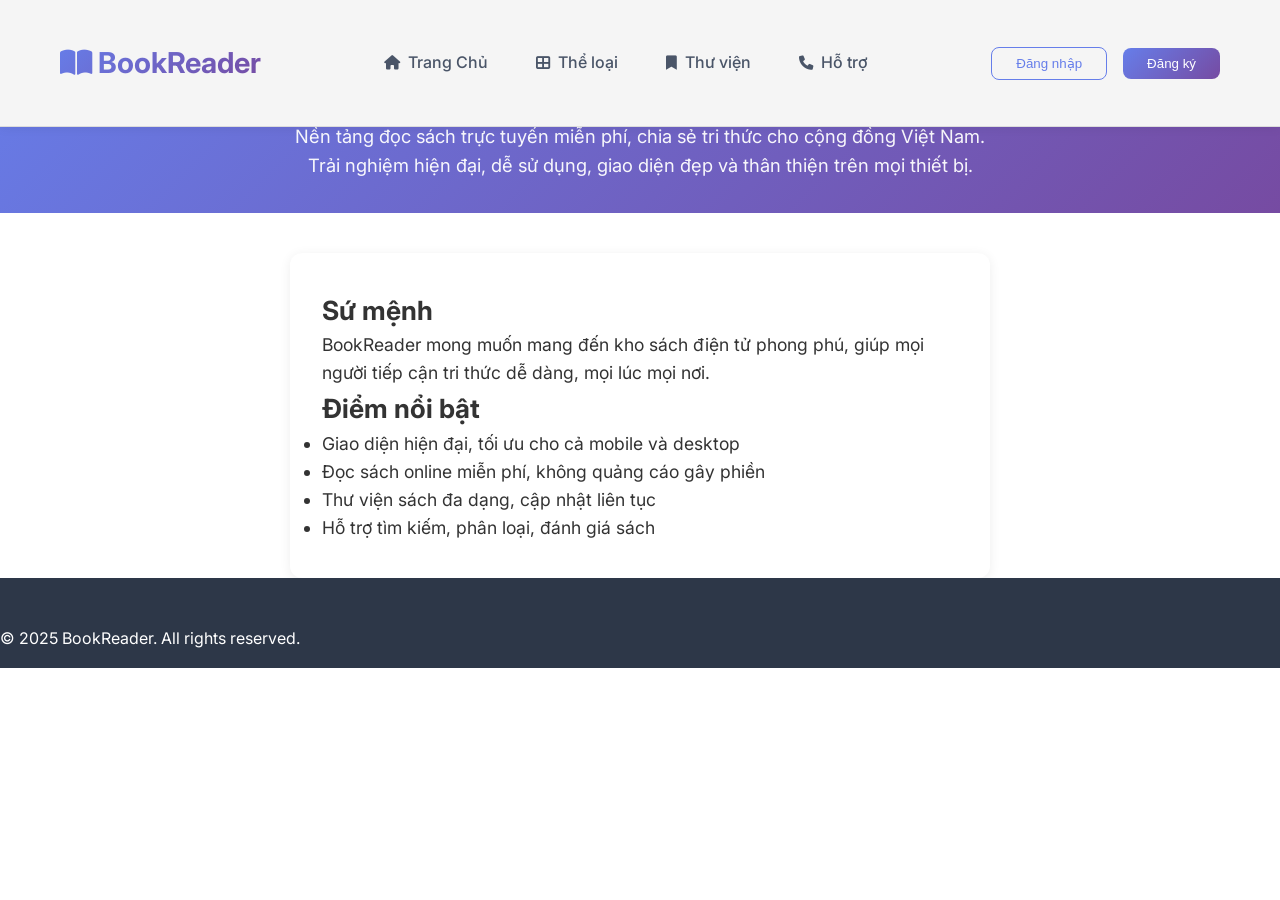
<file: html/about.html>
<!DOCTYPE html>
<html lang="vi">
<head>
    <meta charset="UTF-8">
    <meta name="viewport" content="width=device-width, initial-scale=1.0">
    <title>Giới thiệu - BookReader</title>
    <link rel="stylesheet" href="../css/styles.css">
    <link rel="stylesheet" href="../css/components.css">
    <link rel="stylesheet" href="../css/about.css">
    <link href="https://cdnjs.cloudflare.com/ajax/libs/font-awesome/6.0.0/css/all.min.css" rel="stylesheet">
    <link href="https://fonts.googleapis.com/css2?family=Inter:wght@300;400;500;600;700&display=swap" rel="stylesheet">
    <style>
        .about-banner {
            background: linear-gradient(135deg, #667eea 0%, #764ba2 100%);
            color: #fff;
            padding: 48px 0 32px 0;
            text-align: center;
        }
        .about-banner h1 {
            font-size: 2.5rem;
            font-weight: 700;
            margin-bottom: 10px;
        }
        .about-banner p {
            font-size: 1.15rem;
            opacity: 0.95;
        }
        .about-section {
            max-width: 700px;
            margin: 40px auto 0 auto;
            background: #fff;
            border-radius: 12px;
            box-shadow: 0 2px 12px rgba(0,0,0,0.07);
            padding: 36px 32px;
            color: #333;
        }
        @media (max-width: 700px) {
            .about-banner h1 { font-size: 1.6rem; }
            .about-section { padding: 18px 8px; }
        }
    </style>
</head>
<body>
    <header class="header">
        <nav class="navbar">
            <div class="nav-container">
                <div class="nav-logo">
                    <a href="index.html">
                        <h2><i class="fas fa-book-open"></i> BookReader</h2>
                    </a>
                </div>
                <div class="nav-menu">
                    <a href="index.html" class="nav-link">
                        <i class="fas fa-home"></i> Trang Chủ
                    </a>
                    <a href="book-list.html" class="nav-link">
                        <i class="fas fa-th-large"></i> Thể loại
                    </a>
                    <a href="user-library.html" class="nav-link">
                        <i class="fas fa-bookmark"></i> Thư viện
                    </a>
                    <a href="contact.html" class="nav-link">
                        <i class="fas fa-phone"></i> Hỗ trợ
                    </a>
                </div>
                <div class="nav-auth">
                    <button class="btn-login" data-action="login">Đăng nhập</button>
                    <button class="btn-register" data-action="register">Đăng ký</button>
                </div>
                <div class="mobile-menu-toggle">
                    <i class="fas fa-bars"></i>
                </div>
            </div>
        </nav>
    </header>
    <div class="about-banner">
        <h1>Giới thiệu về BookReader</h1>
        <p>Nền tảng đọc sách trực tuyến miễn phí, chia sẻ tri thức cho cộng đồng Việt Nam.<br>Trải nghiệm hiện đại, dễ sử dụng, giao diện đẹp và thân thiện trên mọi thiết bị.</p>
    </div>
    <main>
        <section class="about-section">
            <h2>Sứ mệnh</h2>
            <p>BookReader mong muốn mang đến kho sách điện tử phong phú, giúp mọi người tiếp cận tri thức dễ dàng, mọi lúc mọi nơi.</p>
            <h2>Điểm nổi bật</h2>
            <ul>
                <li>Giao diện hiện đại, tối ưu cho cả mobile và desktop</li>
                <li>Đọc sách online miễn phí, không quảng cáo gây phiền</li>
                <li>Thư viện sách đa dạng, cập nhật liên tục</li>
                <li>Hỗ trợ tìm kiếm, phân loại, đánh giá sách</li>
            </ul>
        </section>
    </main>
    <footer class="footer">
        <p>&copy; 2025 BookReader. All rights reserved.</p>
    </footer>
</body>
</html>
</file>
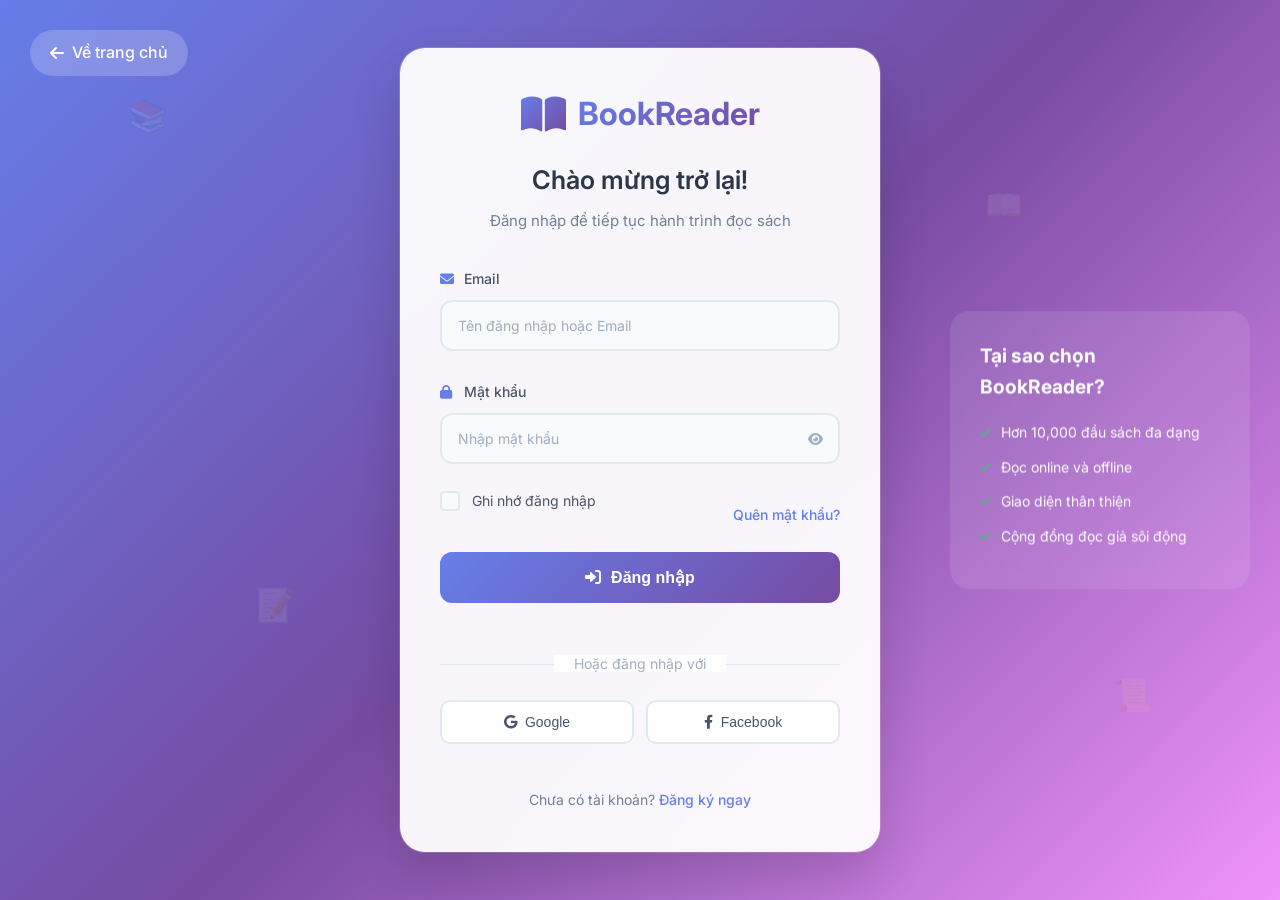
<file: html/admin-books.html>
<!DOCTYPE html>
<html lang="vi">
<head>
    <meta charset="UTF-8">
    <meta name="viewport" content="width=device-width, initial-scale=1.0">
    <title>Quản trị sách | BookReader</title>
    <link rel="stylesheet" href="../css/styles.css">
    <link rel="stylesheet" href="../css/components.css">
    <link rel="stylesheet" href="../css/admin-books.css">
    <link rel="stylesheet" href="../css/admin-books-sections.css">
    <link href="https://cdnjs.cloudflare.com/ajax/libs/font-awesome/6.5.2/css/all.min.css" rel="stylesheet">
    <link href="https://fonts.googleapis.com/css2?family=Inter:wght@400;500;600;700&display=swap" rel="stylesheet">
</head>
<body class="admin-body">
    <!-- Admin Sidebar Navigation -->
    <aside class="admin-sidebar">
        <div class="admin-sidebar__header">
            <a href="index.html" class="admin-logo">
                <i class="fas fa-book-open"></i>
                <span>BookReader Admin</span>
            </a>
        </div>
        <nav class="admin-sidebar__nav">
            <a href="admin-dashboard.html" class="admin-nav-item">
                <i class="fas fa-chart-line"></i>
                <span>Bảng điều khiển</span>
            </a>
            <a href="admin-books.html" class="admin-nav-item active">
                <i class="fas fa-book"></i>
                <span>Quản lý sách</span>
            </a>
            <a href="admin-users.html" class="admin-nav-item">
                <i class="fas fa-users"></i>
                <span>Quản lý người dùng</span>
            </a>
            <a href="admin-categories.html" class="admin-nav-item">
                <i class="fas fa-tags"></i>
                <span>Quản lý thể loại</span>
            </a>
            <a href="admin-authors.html" class="admin-nav-item">
                <i class="fas fa-user-pen"></i>
                <span>Quản lý tác giả</span>
            </a>
            <a href="admin-orders.html" class="admin-nav-item">
                <i class="fas fa-shopping-cart"></i>
                <span>Quản lý đơn hàng</span>
            </a>
            <a href="admin-reviews.html" class="admin-nav-item">
                <i class="fas fa-star"></i>
                <span>Quản lý đánh giá</span>
            </a>
            <div class="admin-nav-divider"></div>
            <a href="index.html" class="admin-nav-item">
                <i class="fas fa-home"></i>
                <span>Về trang chủ</span>
            </a>
            <a href="#" class="admin-nav-item" id="logoutBtn">
                <i class="fas fa-sign-out-alt"></i>
                <span>Đăng xuất</span>
            </a>
        </nav>
    </aside>

    <div class="admin-content-wrapper">
        <header class="admin-header">
            <div class="admin-header__left">
                <button class="admin-sidebar-toggle" id="sidebarToggle">
                    <i class="fas fa-bars"></i>
                </button>
                <div class="admin-breadcrumb">
                    <span>Bảng điều khiển</span>
                    <i class="fas fa-angle-right"></i>
                    <strong>Books Management</strong>
                </div>
            </div>
            <div class="admin-header__right">
                <button class="admin-btn ghost" id="exportBooksBtn">
                    <i class="fas fa-download"></i> Export JSON
                </button>
                <div class="admin-user">
                    <div class="admin-user__avatar">AD</div>
                    <div class="admin-user__info">
                        <strong>Admin</strong>
                        <span>Superuser</span>
                    </div>
                </div>
            </div>
        </header>

        <main class="admin-main">
            <section class="panel form-panel">
                <div class="panel__header">
                    <div>
                        <h2>Thêm / chỉnh sửa sách</h2>
                        <p>Upload file truyện (.doc, .docx, .txt) + bìa PNG/JPG</p>
                    </div>
                    <button class="admin-btn ghost" id="resetFormBtn">
                        <i class="fas fa-rotate"></i> Làm mới
                    </button>
                </div>

                <form id="bookForm" class="book-form">
                    <input type="hidden" id="bookId">
                    
                    <!-- Basic Info Section -->
                    <div class="form-section">
                        <h3 class="form-section__title">📖 Thông tin cơ bản</h3>
                        <div class="form-grid">
                            <label class="form-control">
                                <span>Tiêu đề *</span>
                                <input type="text" id="title" required placeholder="Nhập tên truyện">
                            </label>
                            <label class="form-control">
                                <span>Tác giả *</span>
                                <div style="display:flex;gap:8px;align-items:flex-start">
                                    <div style="flex:1">
                                        <select id="author" required style="width:100%">
                                            <option value="">-- Chọn tác giả --</option>
                                        </select>
                                    </div>
                                    <button type="button" id="btnShowNewAuthor" class="admin-btn tiny primary" title="Thêm tác giả mới">
                                        <i class="fas fa-plus"></i>
                                    </button>
                                </div>
                                <!-- Inline Author Creation Form -->
                                <div id="newAuthorForm" style="display:none;margin-top:12px;padding:12px;background:#f9fafb;border:1px solid #e5e7eb;border-radius:8px;">
                                    <h4 style="margin:0 0 10px 0;font-size:14px">➕ Thêm tác giả mới</h4>
                                    <input type="text" id="newAuthorName" placeholder="Tên tác giả" style="width:100%;margin-bottom:8px;padding:8px;border:1px solid #d1d5db;border-radius:4px" />
                                    <textarea id="newAuthorDesc" placeholder="Mô tả (tuỳ chọn)" rows="2" style="width:100%;margin-bottom:8px;padding:8px;border:1px solid #d1d5db;border-radius:4px;resize:vertical"></textarea>
                                    <div style="margin-bottom:8px">
                                        <label style="display:block;margin-bottom:4px;font-size:12px">Ảnh đại diện (tuỳ chọn)</label>
                                        <input type="file" id="newAuthorImage" accept="image/*" style="font-size:12px" />
                                    </div>
                                    <div style="display:flex;gap:8px;">
                                        <button type="button" id="createAuthorBtn" class="admin-btn primary" style="flex:1">
                                            <i class="fas fa-check"></i> Tạo tác giả
                                        </button>
                                        <button type="button" id="cancelCreateAuthor" class="admin-btn ghost">
                                            <i class="fas fa-times"></i>
                                        </button>
                                    </div>
                                </div>
                            </label>
                        </div>
                    </div>

                    <!-- Description Section -->
                    <div class="form-section">
                        <h3 class="form-section__title">📝 Mô tả</h3>
                        <label class="form-control">
                            <span>Tóm tắt nội dung</span>
                            <textarea id="description" rows="4" placeholder="Viết mô tả chi tiết về sách. Điều này sẽ hiển thị khi người dùng xem chi tiết sách."></textarea>
                        </label>
                    </div>

                    <!-- Category Section -->
                    <div class="form-section">
                        <h3 class="form-section__title">🏷️ Phân loại</h3>
                        <label class="form-control">
                            <span>Thể loại *</span>
                            <div style="display:flex;gap:8px;align-items:flex-start">
                                <div style="flex:1">
                                    <select id="category" required multiple size="5" style="min-height:120px;padding:8px;width:100%">
                                        <option value="">-- Chọn thể loại --</option>
                                    </select>
                                </div>
                                <button type="button" id="btnShowNewCategory" class="admin-btn tiny primary" title="Thêm thể loại mới">
                                    <i class="fas fa-plus"></i>
                                </button>
                            </div>
                            <!-- Inline Category Creation Form -->
                            <div id="newCategoryForm" style="display:none;margin-top:12px;padding:12px;background:#f9fafb;border:1px solid #e5e7eb;border-radius:8px;">
                                <h4 style="margin:0 0 10px 0;font-size:14px">➕ Thêm thể loại mới</h4>
                                <input type="text" id="newCategoryName" placeholder="Tên thể loại" style="width:100%;margin-bottom:8px;padding:8px;border:1px solid #d1d5db;border-radius:4px" />
                                <div style="display:flex;gap:8px;">
                                    <button type="button" id="createCategoryBtn" class="admin-btn primary" style="flex:1">
                                        <i class="fas fa-check"></i> Tạo thể loại
                                    </button>
                                    <button type="button" id="cancelCreateCategory" class="admin-btn ghost">
                                        <i class="fas fa-times"></i>
                                    </button>
                                </div>
                            </div>
                            <small style="color:#6b7280;margin-top:8px;display:block">💡 Giữ Ctrl (Cmd trên Mac) để chọn nhiều thể loại</small>
                        </label>
                    </div>

                    <!-- Files Section -->
                    <div class="form-section">
                        <h3 class="form-section__title">📂 Tải tập tin</h3>
                        <div class="upload-grid">
                            <div class="upload-card">
                                <div class="upload-card__header">
                                    <div>
                                        <h4>📄 File truyện</h4>
                                        <p>.doc, .docx, .txt - tối đa 20MB</p>
                                    </div>
                                    <button type="button" class="admin-btn tiny ghost" id="previewBookFileBtn" title="Xem thông tin file">
                                        <i class="fas fa-info-circle"></i>
                                    </button>
                                </div>
                                <label class="file-drop" for="bookFile">
                                    <input type="file" id="bookFile" accept=".doc,.docx,.txt,.pdf">
                                    <i class="fas fa-file-pdf" style="font-size:32px;color:#dc2626"></i>
                                    <p>Kéo thả hoặc chọn file</p>
                                    <small id="bookFileInfo">Chưa có file</small>
                                </label>
                            </div>

                            <div class="upload-card">
                                <div class="upload-card__header">
                                    <div>
                                        <h4>🖼️ Bìa sách</h4>
                                        <p>PNG, JPG, JPEG - tối đa 5MB</p>
                                    </div>
                                    <button type="button" class="admin-btn tiny ghost" id="previewCoverBtn" title="Xem bìa sách">
                                        <i class="fas fa-eye"></i>
                                    </button>
                                </div>
                                <label class="file-drop" for="coverFile">
                                    <input type="file" id="coverFile" accept=".png,.jpg,.jpeg,.webp">
                                    <i class="fas fa-image" style="font-size:32px;color:#3b82f6"></i>
                                    <p>Kéo thả hoặc chọn ảnh</p>
                                    <small id="coverFileInfo">Chưa có ảnh</small>
                                </label>
                            </div>
                        </div>
                    </div>

                    <!-- Form Actions -->
                    <div class="form-actions">
                        <button type="submit" class="admin-btn primary" id="submitBtn" style="flex:1">
                            <i class="fas fa-plus-circle"></i>
                            <span>Thêm mới</span>
                        </button>
                        <button type="button" class="admin-btn ghost" id="resetFormBtn">
                            <i class="fas fa-rotate-left"></i> Làm mới
                        </button>
                    </div>
                </form>
            </section>

            <section class="panel table-panel">
                <div class="panel__header">
                    <div>
                        <h2>Danh sách sách</h2>
                        <p>Quản lý và theo dõi toàn bộ truyện đã upload</p>
                    </div>
                    <div class="table-actions">
                        <label class="search-input">
                            <i class="fas fa-search"></i>
                            <input type="text" id="searchInput" placeholder="Tìm theo tên, tác giả...">
                        </label>
                        <select id="filterCategory">
                            <option value="">Tất cả thể loại</option>
                        </select>
                    </div>
                </div>

                <div class="table-wrapper">
                    <!-- SỬA: Đặt lại cấu trúc bảng với độ rộng cố định -->
                    <table style="width: 100%; border-collapse: collapse;">
                        <thead>
                            <tr style="text-align: left; border-bottom: 2px solid #eee;">
                                <th style="width: 35%; padding: 12px;">Sách</th>
                                <th style="width: 15%; padding: 12px;">Tác giả</th>
                                <th style="width: 15%; padding: 12px;">Thể loại</th>
                                <th style="width: 15%; padding: 12px;">File</th>
                                <th style="width: 10%; padding: 12px;">Ngày tạo</th>
                                <th style="width: 10%; padding: 12px;">Hành động</th>
                            </tr>
                        </thead>
                        <tbody id="booksTableBody">
                            <tr>
                                <td colspan="6" class="empty-state">
                                    <i class="fas fa-inbox"></i>
                                    <p>Chưa có dữ liệu</p>
                                </td>
                            </tr>
                        </tbody>
                    </table>
                </div>
            </section>

            <aside class="panel preview-panel" id="metadataPanel">
                <div class="panel__header">
                    <div>
                        <h2>Preview metadata</h2>
                        <p>Chi tiết file được chọn</p>
                    </div>
                    <button class="admin-btn tiny ghost" id="clearPreviewBtn">
                        <i class="fas fa-times"></i>
                    </button>
                </div>
                <div class="metadata-content" id="metadataContent">
                    <div class="metadata-empty">
                        <i class="fas fa-magnifying-glass"></i>
                        <p>Chọn sách hoặc file để xem metadata</p>
                    </div>
                </div>
            </aside>
        </main>
    </div>

    <div class="toast" id="toast"></div>

    <!-- SỬA: Template khớp hoàn toàn với bảng -->
    <template id="bookRowTemplate">
        <tr style="border-bottom: 1px solid #f0f0f0;">
            <!-- Cột 1: Sách -->
            <td style="padding: 12px;">
                <div style="display: flex; align-items: center; gap: 12px;">
                    <img src="" alt="" class="book-cover" 
                         style="width: 45px; height: 65px; object-fit: cover; border-radius: 4px; border: 1px solid #ddd;">
                    <div>
                        <strong class="book-title" style="display: block; font-size: 14px; color: #333;">Title</strong>
                        <p class="book-description" style="font-size: 12px; color: #666; margin: 0; max-width: 200px; white-space: nowrap; overflow: hidden; text-overflow: ellipsis;">Desc</p>
                    </div>
                </div>
            </td>
            
            <!-- Cột 2: Tác giả -->
            <td style="padding: 12px;">
                <span class="book-author" style="font-weight: 500; color: #2563eb;">Author</span>
            </td>
            
            <!-- Cột 3: Thể loại -->
            <td style="padding: 12px;">
                <span class="category-chip" style="background: #f3f4f6; padding: 4px 8px; border-radius: 12px; font-size: 12px; display: inline-block;">Category</span>
            </td>
            
            <!-- Cột 4: File -->
            <td style="padding: 12px;">
                <a href="#" target="_blank" class="book-file" style="font-size: 12px; color: #2563eb; text-decoration: underline;">filename</a>
            </td>
            
            <!-- Cột 5: Ngày tạo -->
            <td style="padding: 12px;">
                <span class="book-created" style="font-size: 13px;">Date</span>
            </td>
            
            <!-- Cột 6: Nút bấm -->
            <td style="padding: 12px;">
                <div style="display: flex; gap: 8px;">
                    <button class="icon-btn preview" data-action="preview" title="Xem" style="background:none; border:none; cursor:pointer; color:#6b7280;"><i class="fas fa-eye"></i></button>
                    <button class="icon-btn edit" data-action="edit" title="Sửa" style="background:none; border:none; cursor:pointer; color:#2563eb;"><i class="fas fa-pen"></i></button>
                    <button class="icon-btn delete" data-action="delete" title="Xóa" style="background:none; border:none; cursor:pointer; color:#dc2626;"><i class="fas fa-trash"></i></button>
                </div>
            </td>
        </tr>
    </template>

    <script type="module" src="../js/utils.js"></script>
<script type="module" src="../js/api.js"></script>
<!-- Admin books cũng nên để module để đảm bảo nó chạy SAU khi api.js tải xong -->
<script type="module" src="../js/admin-books.js"></script>
</body>
</html>
</file>
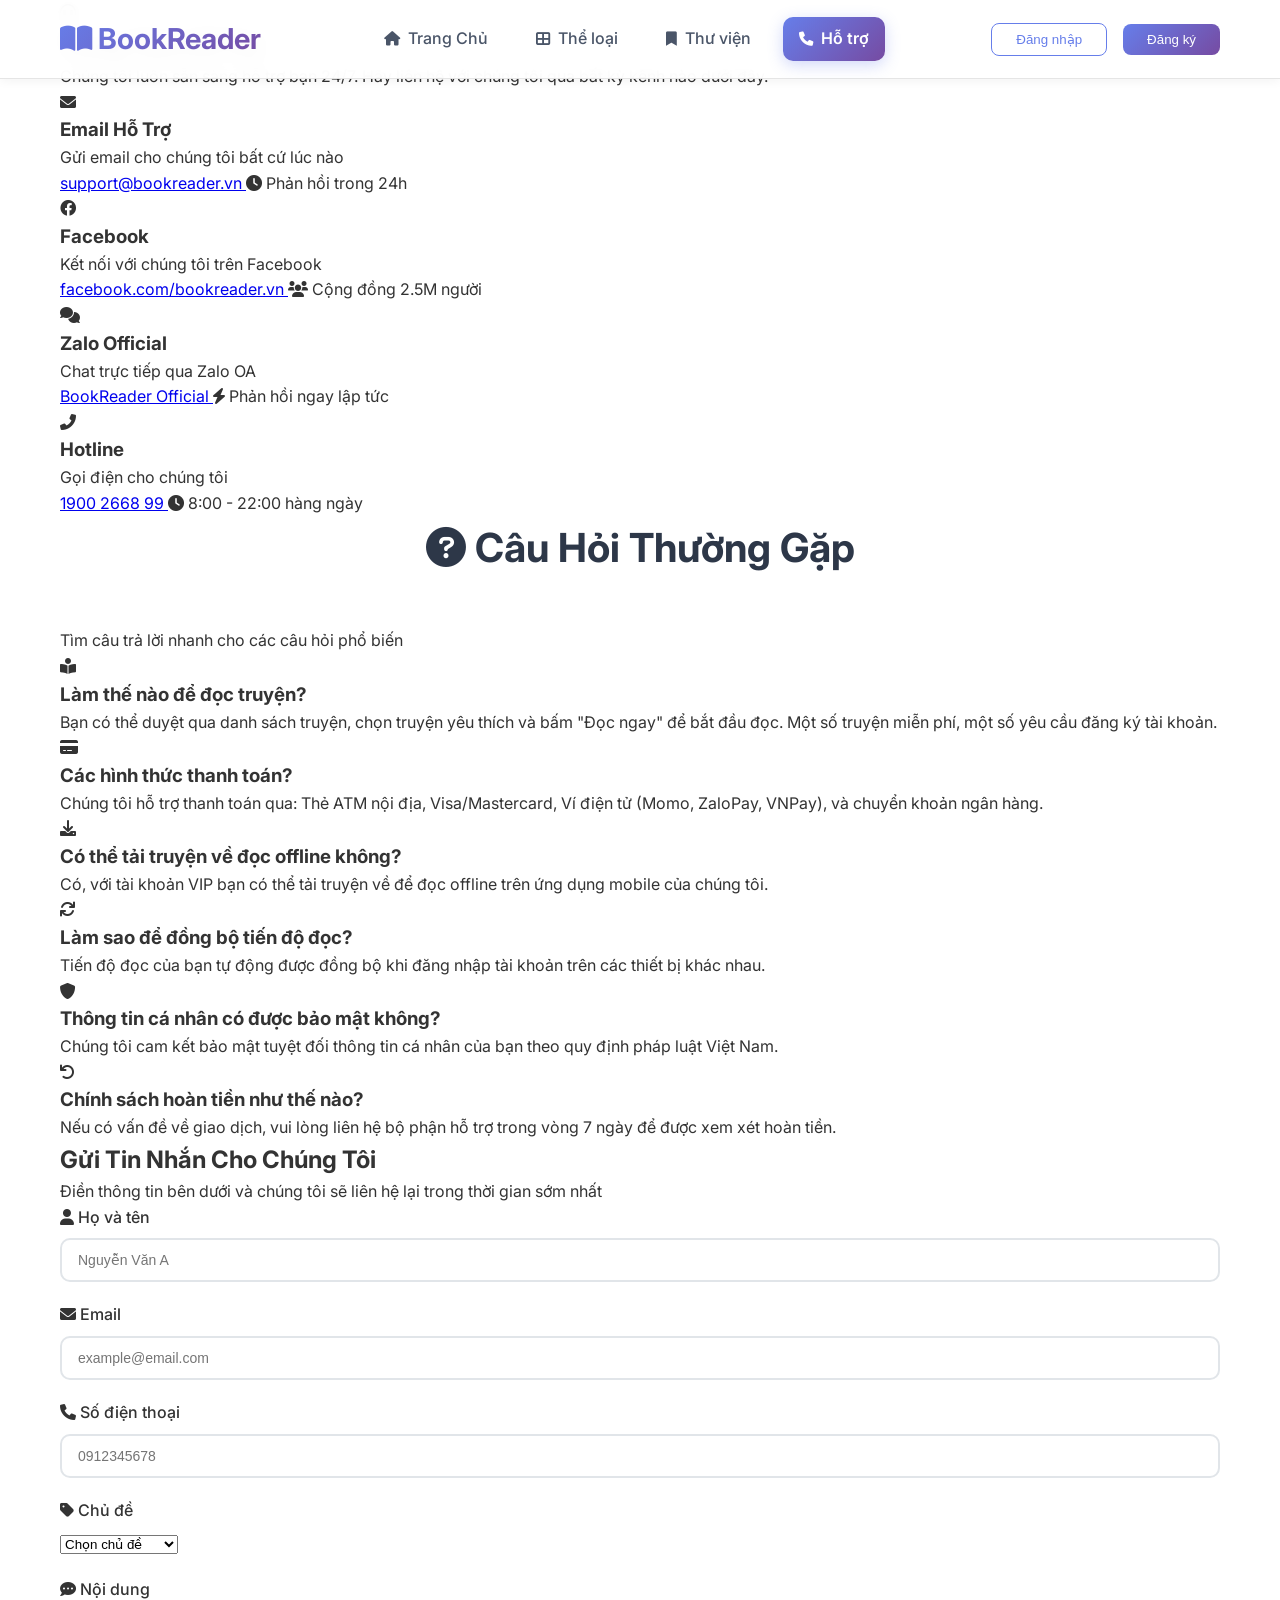
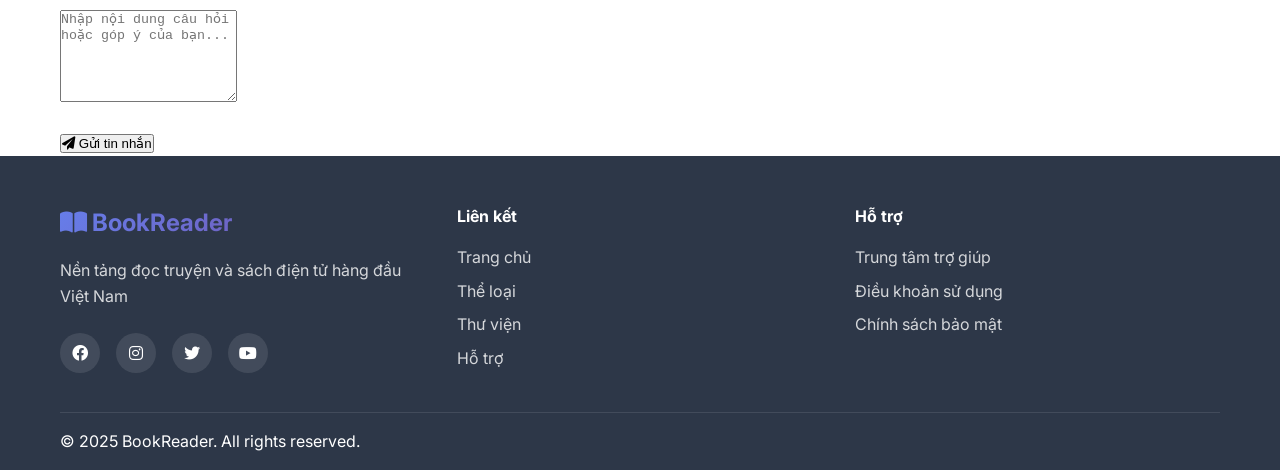
<file: html/contact.html>
<!DOCTYPE html>
<html lang="vi">
<head>
    <meta charset="UTF-8">
    <meta name="viewport" content="width=device-width, initial-scale=1.0">
    <title>Liên hệ & Hỗ trợ - BookReader</title>
    <link rel="stylesheet" href="../css/styles.css">
    <link rel="stylesheet" href="../css/components.css">
    <link href="https://cdnjs.cloudflare.com/ajax/libs/font-awesome/6.0.0/css/all.min.css" rel="stylesheet">
    <link href="https://fonts.googleapis.com/css2?family=Inter:wght@300;400;500;600;700&display=swap" rel="stylesheet">
</head>
<body>
    <header class="header">
        <nav class="navbar">
            <div class="nav-container">
                <div class="nav-logo">
                    <a href="index.html">
                        <h2><i class="fas fa-book-open"></i> BookReader</h2>
                    </a>
                </div>
                <div class="nav-menu">
                    <a href="index.html" class="nav-link">
                        <i class="fas fa-home"></i> Trang Chủ
                    </a>
                    <a href="book-list.html" class="nav-link">
                        <i class="fas fa-th-large"></i> Thể loại
                    </a>
                    <a href="user-library.html" class="nav-link">
                        <i class="fas fa-bookmark"></i> Thư viện
                    </a>
                    <a href="contact.html" class="nav-link active">
                        <i class="fas fa-phone"></i> Hỗ trợ
                    </a>
                </div>
                <div class="nav-auth">
                    <button class="btn-login" data-action="login">Đăng nhập</button>
                    <button class="btn-register" data-action="register">Đăng ký</button>
                </div>
                <div class="mobile-menu-toggle">
                    <i class="fas fa-bars"></i>
                </div>
            </div>
        </nav>
    </header>

    <!-- Contact Banner -->
    <section class="contact-banner">
        <div class="container">
            <div class="banner-content">
                <div class="banner-icon">
                    <i class="fas fa-headset"></i>
                </div>
                <h1>Trung Tâm Hỗ Trợ</h1>
                <p>Chúng tôi luôn sẵn sàng hỗ trợ bạn 24/7. Hãy liên hệ với chúng tôi qua bất kỳ kênh nào dưới đây.</p>
            </div>
        </div>
    </section>

    <!-- Quick Contact Cards -->
    <section class="quick-contact-section">
        <div class="container">
            <div class="quick-contact-grid">
                <div class="contact-card">
                    <div class="contact-card-icon">
                        <i class="fas fa-envelope"></i>
                    </div>
                    <h3>Email Hỗ Trợ</h3>
                    <p>Gửi email cho chúng tôi bất cứ lúc nào</p>
                    <a href="mailto:support@bookreader.vn" class="contact-link">
                        support@bookreader.vn
                    </a>
                    <span class="response-time">
                        <i class="fas fa-clock"></i> Phản hồi trong 24h
                    </span>
                </div>

                <div class="contact-card">
                    <div class="contact-card-icon facebook">
                        <i class="fab fa-facebook"></i>
                    </div>
                    <h3>Facebook</h3>
                    <p>Kết nối với chúng tôi trên Facebook</p>
                    <a href="https://facebook.com/bookreader.vn" target="_blank" class="contact-link">
                        facebook.com/bookreader.vn
                    </a>
                    <span class="response-time">
                        <i class="fas fa-users"></i> Cộng đồng 2.5M người
                    </span>
                </div>

                <div class="contact-card">
                    <div class="contact-card-icon zalo">
                        <i class="fas fa-comments"></i>
                    </div>
                    <h3>Zalo Official</h3>
                    <p>Chat trực tiếp qua Zalo OA</p>
                    <a href="https://zalo.me/bookreaderofficial" target="_blank" class="contact-link">
                        BookReader Official
                    </a>
                    <span class="response-time">
                        <i class="fas fa-bolt"></i> Phản hồi ngay lập tức
                    </span>
                </div>

                <div class="contact-card">
                    <div class="contact-card-icon hotline">
                        <i class="fas fa-phone-alt"></i>
                    </div>
                    <h3>Hotline</h3>
                    <p>Gọi điện cho chúng tôi</p>
                    <a href="tel:1900266899" class="contact-link">
                        1900 2668 99
                    </a>
                    <span class="response-time">
                        <i class="fas fa-clock"></i> 8:00 - 22:00 hàng ngày
                    </span>
                </div>
            </div>
        </div>
    </section>

    <!-- FAQ Section -->
    <section class="faq-section">
        <div class="container">
            <div class="section-header-center">
                <h2 class="section-title">
                    <i class="fas fa-question-circle"></i>
                    Câu Hỏi Thường Gặp
                </h2>
                <p class="section-subtitle">Tìm câu trả lời nhanh cho các câu hỏi phổ biến</p>
            </div>

            <div class="faq-grid">
                <div class="faq-item">
                    <div class="faq-question">
                        <i class="fas fa-book-reader"></i>
                        <h3>Làm thế nào để đọc truyện?</h3>
                    </div>
                    <div class="faq-answer">
                        <p>Bạn có thể duyệt qua danh sách truyện, chọn truyện yêu thích và bấm "Đọc ngay" để bắt đầu đọc. Một số truyện miễn phí, một số yêu cầu đăng ký tài khoản.</p>
                    </div>
                </div>

                <div class="faq-item">
                    <div class="faq-question">
                        <i class="fas fa-credit-card"></i>
                        <h3>Các hình thức thanh toán?</h3>
                    </div>
                    <div class="faq-answer">
                        <p>Chúng tôi hỗ trợ thanh toán qua: Thẻ ATM nội địa, Visa/Mastercard, Ví điện tử (Momo, ZaloPay, VNPay), và chuyển khoản ngân hàng.</p>
                    </div>
                </div>

                <div class="faq-item">
                    <div class="faq-question">
                        <i class="fas fa-download"></i>
                        <h3>Có thể tải truyện về đọc offline không?</h3>
                    </div>
                    <div class="faq-answer">
                        <p>Có, với tài khoản VIP bạn có thể tải truyện về để đọc offline trên ứng dụng mobile của chúng tôi.</p>
                    </div>
                </div>

                <div class="faq-item">
                    <div class="faq-question">
                        <i class="fas fa-sync"></i>
                        <h3>Làm sao để đồng bộ tiến độ đọc?</h3>
                    </div>
                    <div class="faq-answer">
                        <p>Tiến độ đọc của bạn tự động được đồng bộ khi đăng nhập tài khoản trên các thiết bị khác nhau.</p>
                    </div>
                </div>

                <div class="faq-item">
                    <div class="faq-question">
                        <i class="fas fa-shield-alt"></i>
                        <h3>Thông tin cá nhân có được bảo mật không?</h3>
                    </div>
                    <div class="faq-answer">
                        <p>Chúng tôi cam kết bảo mật tuyệt đối thông tin cá nhân của bạn theo quy định pháp luật Việt Nam.</p>
                    </div>
                </div>

                <div class="faq-item">
                    <div class="faq-question">
                        <i class="fas fa-undo"></i>
                        <h3>Chính sách hoàn tiền như thế nào?</h3>
                    </div>
                    <div class="faq-answer">
                        <p>Nếu có vấn đề về giao dịch, vui lòng liên hệ bộ phận hỗ trợ trong vòng 7 ngày để được xem xét hoàn tiền.</p>
                    </div>
                </div>
            </div>
        </div>
    </section>

    <!-- Contact Form Section -->
    <section class="contact-form-section">
        <div class="container">
            <div class="contact-form-wrapper">
                <div class="form-header">
                    <h2>Gửi Tin Nhắn Cho Chúng Tôi</h2>
                    <p>Điền thông tin bên dưới và chúng tôi sẽ liên hệ lại trong thời gian sớm nhất</p>
                </div>
                <form class="contact-form" id="contactForm">
                    <div class="form-row">
                        <div class="form-group">
                            <label for="name">
                                <i class="fas fa-user"></i> Họ và tên
                            </label>
                            <input type="text" id="name" name="name" placeholder="Nguyễn Văn A" required>
                        </div>
                        <div class="form-group">
                            <label for="email">
                                <i class="fas fa-envelope"></i> Email
                            </label>
                            <input type="email" id="email" name="email" placeholder="example@email.com" required>
                        </div>
                    </div>
                    <div class="form-row">
                        <div class="form-group">
                            <label for="phone">
                                <i class="fas fa-phone"></i> Số điện thoại
                            </label>
                            <input type="tel" id="phone" name="phone" placeholder="0912345678">
                        </div>
                        <div class="form-group">
                            <label for="subject">
                                <i class="fas fa-tag"></i> Chủ đề
                            </label>
                            <select id="subject" name="subject" required>
                                <option value="">Chọn chủ đề</option>
                                <option value="technical">Hỗ trợ kỹ thuật</option>
                                <option value="payment">Thanh toán</option>
                                <option value="account">Tài khoản</option>
                                <option value="content">Nội dung truyện</option>
                                <option value="other">Khác</option>
                            </select>
                        </div>
                    </div>
                    <div class="form-group">
                        <label for="message">
                            <i class="fas fa-comment-dots"></i> Nội dung
                        </label>
                        <textarea id="message" name="message" rows="6" placeholder="Nhập nội dung câu hỏi hoặc góp ý của bạn..." required></textarea>
                    </div>
                    <button type="submit" class="btn-submit-form">
                        <i class="fas fa-paper-plane"></i>
                        Gửi tin nhắn
                    </button>
                </form>
            </div>
        </div>
    </section>

    <!-- Footer -->
    <footer class="footer">
        <div class="container">
            <div class="footer-content">
                <div class="footer-section">
                    <h3><i class="fas fa-book-open"></i> BookReader</h3>
                    <p>Nền tảng đọc truyện và sách điện tử hàng đầu Việt Nam</p>
                    <div class="social-links">
                        <a href="#" title="Facebook"><i class="fab fa-facebook"></i></a>
                        <a href="#" title="Instagram"><i class="fab fa-instagram"></i></a>
                        <a href="#" title="Twitter"><i class="fab fa-twitter"></i></a>
                        <a href="#" title="YouTube"><i class="fab fa-youtube"></i></a>
                    </div>
                </div>
                <div class="footer-section">
                    <h4>Liên kết</h4>
                    <ul>
                        <li><a href="index.html">Trang chủ</a></li>
                        <li><a href="book-list.html">Thể loại</a></li>
                        <li><a href="user-library.html">Thư viện</a></li>
                        <li><a href="contact.html">Hỗ trợ</a></li>
                    </ul>
                </div>
                <div class="footer-section">
                    <h4>Hỗ trợ</h4>
                    <ul>
                        <li><a href="contact.html">Trung tâm trợ giúp</a></li>
                        <li><a href="#">Điều khoản sử dụng</a></li>
                        <li><a href="#">Chính sách bảo mật</a></li>
                    </ul>
                </div>
            </div>
            <div class="footer-bottom">
                <p>&copy; 2025 BookReader. All rights reserved.</p>
            </div>
        </div>
    </footer>

    <script src="../js/main.js"></script>
    <script src="../js/utils.js"></script>
    <script>
        // Contact Form Submission
        document.getElementById('contactForm').addEventListener('submit', function(e) {
            e.preventDefault();
            
            const name = document.getElementById('name').value;
            const email = document.getElementById('email').value;
            const phone = document.getElementById('phone').value;
            const subject = document.getElementById('subject').value;
            const message = document.getElementById('message').value;
            
            // Show success message
            showMessage('Cảm ơn bạn đã liên hệ! Chúng tôi sẽ phản hồi trong thời gian sớm nhất.', 'success');
            
            // Reset form
            this.reset();
        });

        // FAQ Accordion
        document.querySelectorAll('.faq-item').forEach(item => {
            item.addEventListener('click', function() {
                this.classList.toggle('active');
            });
        });
    </script>
</body>
</html>
</file>
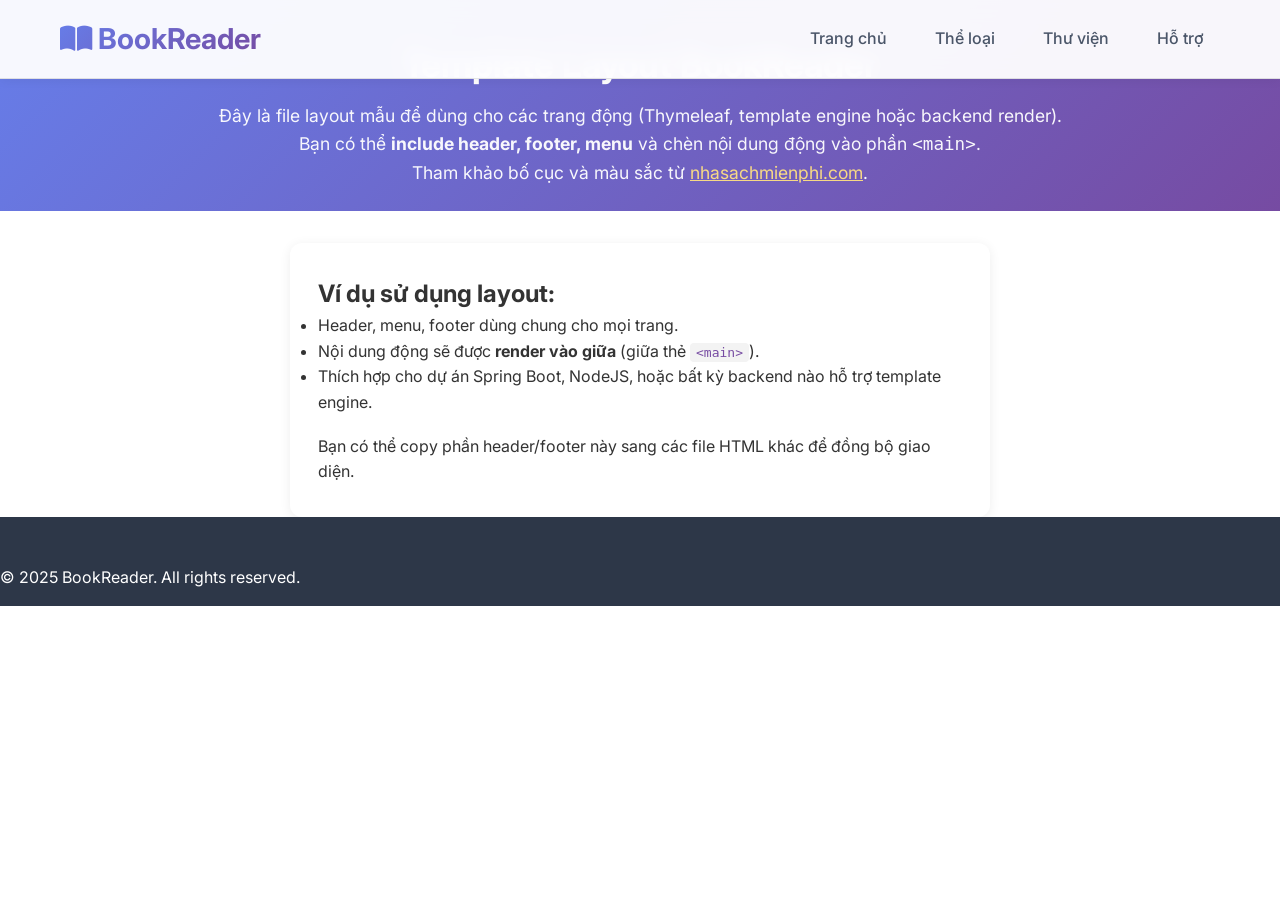
<file: html/layout.html>
<!DOCTYPE html>
<html lang="vi">
<head>
    <meta charset="UTF-8">
    <meta name="viewport" content="width=device-width, initial-scale=1.0">
    <title>BookReader - Layout Template</title>
    <link rel="stylesheet" href="../css/styles.css">
    <link rel="stylesheet" href="../css/components.css">
    <link href="https://cdnjs.cloudflare.com/ajax/libs/font-awesome/6.0.0/css/all.min.css" rel="stylesheet">
    <link href="https://fonts.googleapis.com/css2?family=Inter:wght@300;400;500;600;700&display=swap" rel="stylesheet">
    <style>
        .layout-guide {
            background: linear-gradient(135deg, #667eea 0%, #764ba2 100%);
            color: #fff;
            padding: 36px 0 24px 0;
            text-align: center;
        }
        .layout-guide h1 {
            font-size: 2.2rem;
            font-weight: 700;
            margin-bottom: 10px;
        }
        .layout-guide p {
            font-size: 1.1rem;
            opacity: 0.95;
        }
        .layout-main-demo {
            background: #fff;
            border-radius: 12px;
            box-shadow: 0 2px 12px rgba(0,0,0,0.07);
            margin: 32px auto 0 auto;
            max-width: 700px;
            padding: 32px 28px;
            color: #333;
        }
        .layout-main-demo code {
            background: #f3f3f3;
            border-radius: 4px;
            padding: 2px 6px;
            color: #764ba2;
        }
    </style>
</head>
<body>
    <header class="header">
        <nav class="navbar">
            <div class="nav-container">
                <div class="nav-logo">
                    <h2><i class="fas fa-book-open"></i> BookReader</h2>
                </div>
                <div class="nav-menu">
                    <a href="index.html" class="nav-link">Trang chủ</a>
                    <a href="book-list.html" class="nav-link">Thể loại</a>
                    <a href="#" class="nav-link">Thư viện</a>
                    <a href="#" class="nav-link">Hỗ trợ</a>
                </div>
            </div>
        </nav>
    </header>
    <div class="layout-guide">
        <h1>Template Layout BookReader</h1>
        <p>Đây là file layout mẫu để dùng cho các trang động (Thymeleaf, template engine hoặc backend render).<br>
        Bạn có thể <b>include header, footer, menu</b> và chèn nội dung động vào phần <code>&lt;main&gt;</code>.<br>
        Tham khảo bố cục và màu sắc từ <a href="https://nhasachmienphi.com/" style="color:#ffe082;text-decoration:underline;" target="_blank">nhasachmienphi.com</a>.</p>
    </div>
    <main class="layout-main-demo">
        <h2>Ví dụ sử dụng layout:</h2>
        <ul>
            <li>Header, menu, footer dùng chung cho mọi trang.</li>
            <li>Nội dung động sẽ được <b>render vào giữa</b> (giữa thẻ <code>&lt;main&gt;</code>).</li>
            <li>Thích hợp cho dự án Spring Boot, NodeJS, hoặc bất kỳ backend nào hỗ trợ template engine.</li>
        </ul>
        <p style="margin-top:18px;">Bạn có thể copy phần header/footer này sang các file HTML khác để đồng bộ giao diện.</p>
    </main>
    <footer class="footer">
        <p>&copy; 2025 BookReader. All rights reserved.</p>
    </footer>
</body>
</html>
</file>
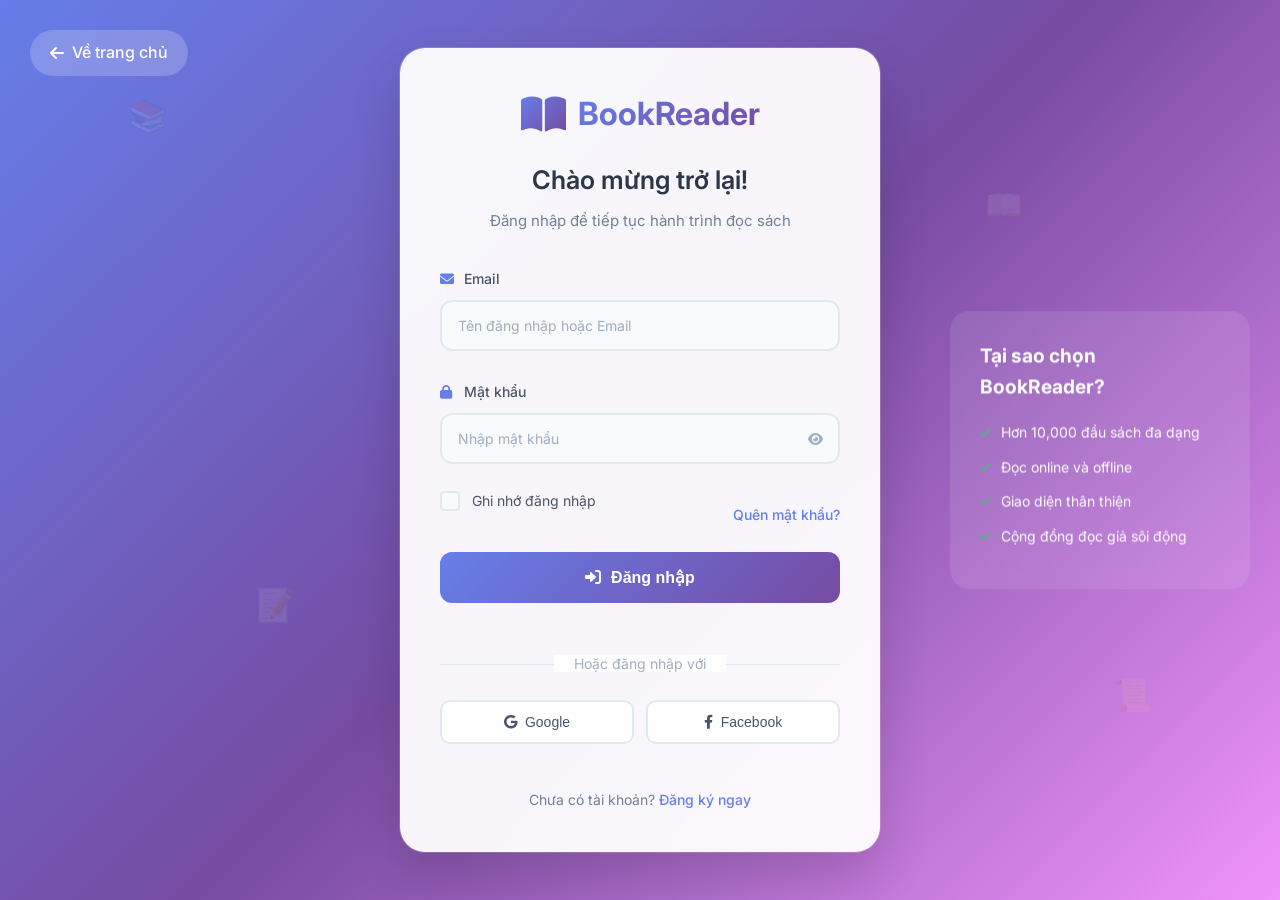
<file: html/login.html>
<!DOCTYPE html>
<html lang="vi">
<head>
    <meta charset="UTF-8">
    <meta name="viewport" content="width=device-width, initial-scale=1.0">
    <title>Đăng nhập - BookReader</title>
    <link rel="stylesheet" href="../css/styles.css">
    <link rel="stylesheet" href="../css/components.css">
    <link rel="stylesheet" href="../css/auth.css">
    <link href="https://cdnjs.cloudflare.com/ajax/libs/font-awesome/6.0.0/css/all.min.css" rel="stylesheet">
    <link href="https://fonts.googleapis.com/css2?family=Inter:wght@300;400;500;600;700&display=swap" rel="stylesheet">
</head>
<body>
    <div class="auth-container">
        <!-- Background Animation -->
        <div class="auth-background">
            <div class="floating-book book-1">📚</div>
            <div class="floating-book book-2">📖</div>
            <div class="floating-book book-3">📝</div>
            <div class="floating-book book-4">📜</div>
        </div>

        <!-- Back to Home -->
        <a href="index.html" class="back-home">
            <i class="fas fa-arrow-left"></i>
            Về trang chủ
        </a>

        <!-- Auth Card -->
        <div class="auth-card">
            <!-- Logo và Header -->
            <div class="auth-header">
                <div class="logo-container">
                    <i class="fas fa-book-open"></i>
                    <h2>BookReader</h2>
                </div>
                <h3>Chào mừng trở lại!</h3>
                <p>Đăng nhập để tiếp tục hành trình đọc sách</p>
            </div>
            
            <!-- Form đăng nhập -->
            <form class="auth-form" id="loginForm">
                <div class="form-group">
                    <label for="texttext">
                        <i class="fas fa-envelope"></i>
                        Email
                    </label>
                    <!-- Đổi id thành username hoặc giữ email nhưng code JS đã hỗ trợ cả 2 -->
                    <input type="text" id="username" class="form-control" placeholder="Tên đăng nhập hoặc Email" required>
                    <span class="input-feedback" id="emailFeedback"></span>
                </div>
                
                <div class="form-group">
                    <label for="password">
                        <i class="fas fa-lock"></i>
                        Mật khẩu
                    </label>
                    <div class="password-input">
                        <input type="password" id="password" name="password" required placeholder="Nhập mật khẩu">
                        <button type="button" class="toggle-password" onclick="togglePassword('password')">
                            <i class="fas fa-eye"></i>
                        </button>
                    </div>
                </div>
                
                <div class="form-options">
                    <label class="custom-checkbox">
                        <input type="checkbox" name="remember">
                        <span class="checkmark"></span>
                        <span class="checkbox-text">Ghi nhớ đăng nhập</span>
                    </label>
                    <a href="#" class="forgot-password">Quên mật khẩu?</a>
                </div>
                
                <button type="submit" class="btn-primary full-width" id="loginBtn">
                    <i class="fas fa-sign-in-alt"></i>
                    Đăng nhập
                </button>

                <div class="divider">
                    <span>Hoặc đăng nhập với</span>
                </div>

                <div class="social-auth">
                    <button type="button" class="btn-social google">
                        <i class="fab fa-google"></i>
                        Google
                    </button>
                    <button type="button" class="btn-social facebook">
                        <i class="fab fa-facebook-f"></i>
                        Facebook
                    </button>
                </div>
                
                <div class="auth-footer">
                    <p>Chưa có tài khoản? <a href="register.html" class="switch-link">Đăng ký ngay</a></p>
                </div>
            </form>
        </div>

        <!-- Welcome Message -->
        <div class="welcome-message">
            <h4>Tại sao chọn BookReader?</h4>
            <ul>
                <li><i class="fas fa-check"></i> Hơn 10,000 đầu sách đa dạng</li>
                <li><i class="fas fa-check"></i> Đọc online và offline</li>
                <li><i class="fas fa-check"></i> Giao diện thân thiện</li>
                <li><i class="fas fa-check"></i> Cộng đồng đọc giả sôi động</li>
            </ul>
        </div>
    </div>

    <script src="../js/utils.js"></script>
    <script src="../js/auth.js"></script>
</body>
</html>
</file>
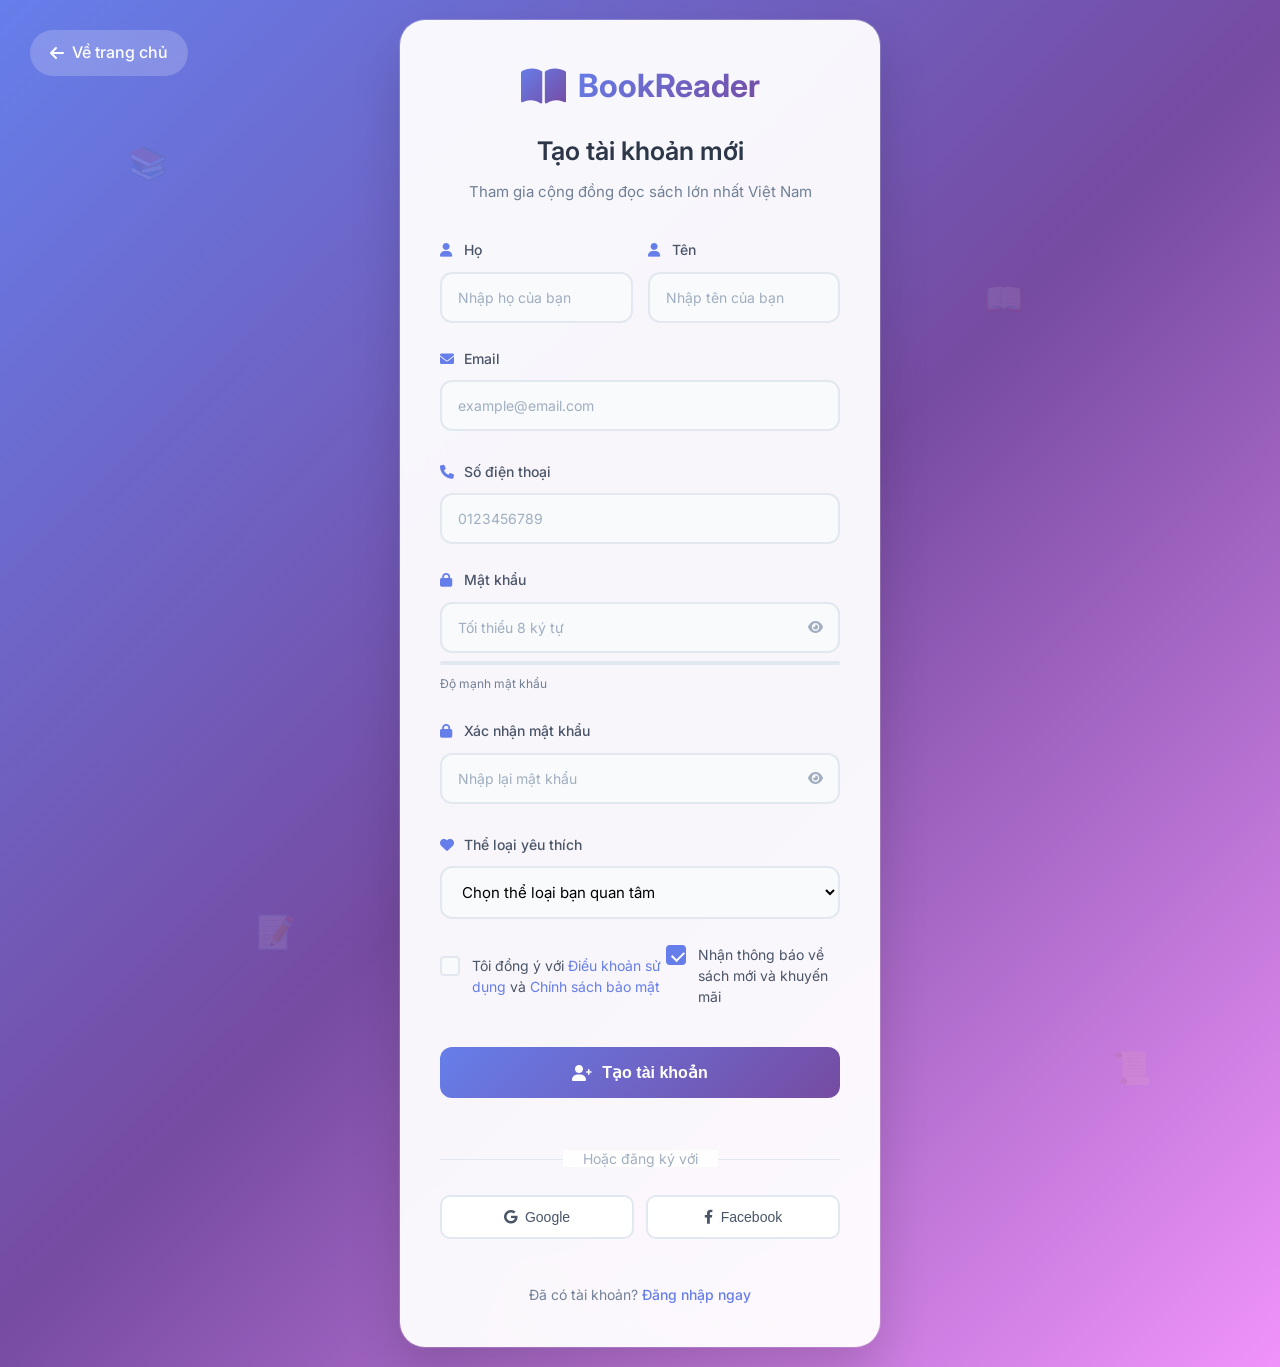
<file: html/register.html>
<!DOCTYPE html>
<html lang="vi">
<head>
    <meta charset="UTF-8">
    <meta name="viewport" content="width=device-width, initial-scale=1.0">
    <title>Đăng ký - BookReader</title>
    <link rel="stylesheet" href="../css/styles.css">
    <link rel="stylesheet" href="../css/components.css">
    <link rel="stylesheet" href="../css/auth.css">
    <link href="https://cdnjs.cloudflare.com/ajax/libs/font-awesome/6.0.0/css/all.min.css" rel="stylesheet">
    <link href="https://fonts.googleapis.com/css2?family=Inter:wght@300;400;500;600;700&display=swap" rel="stylesheet">
</head>
<body>
    <div class="auth-container">
        <!-- Background Animation -->
        <div class="auth-background">
            <div class="floating-book book-1">📚</div>
            <div class="floating-book book-2">📖</div>
            <div class="floating-book book-3">📝</div>
            <div class="floating-book book-4">📜</div>
        </div>

        <!-- Back to Home -->
        <a href="index.html" class="back-home">
            <i class="fas fa-arrow-left"></i>
            Về trang chủ
        </a>

        <!-- Auth Card -->
        <div class="auth-card">
            <!-- Logo và Header -->
            <div class="auth-header">
                <div class="logo-container">
                    <i class="fas fa-book-open"></i>
                    <h2>BookReader</h2>
                </div>
                <h3>Tạo tài khoản mới</h3>
                <p>Tham gia cộng đồng đọc sách lớn nhất Việt Nam</p>
            </div>

            <!-- Form đăng ký -->
            <form class="auth-form" id="registerForm">
                <div class="form-row">
                    <div class="form-group half">
                        <label for="firstName">
                            <i class="fas fa-user"></i>
                            Họ
                        </label>
                        <input type="text" id="firstName" name="firstName" required placeholder="Nhập họ của bạn">
                    </div>
                    <div class="form-group half">
                        <label for="lastName">
                            <i class="fas fa-user"></i>
                            Tên
                        </label>
                        <input type="text" id="lastName" name="lastName" required placeholder="Nhập tên của bạn">
                    </div>
                </div>

                <div class="form-group">
                    <label for="email">
                        <i class="fas fa-envelope"></i>
                        Email
                    </label>
                    <input type="email" id="email" name="email" required placeholder="example@email.com">
                    <span class="input-feedback" id="emailFeedback"></span>
                </div>

                <div class="form-group">
                    <label for="phone">
                        <i class="fas fa-phone"></i>
                        Số điện thoại
                    </label>
                    <input type="tel" id="phone" name="phone" required placeholder="0123456789">
                </div>

                <div class="form-group">
                    <label for="password">
                        <i class="fas fa-lock"></i>
                        Mật khẩu
                    </label>
                    <div class="password-input">
                        <input type="password" id="password" name="password" required placeholder="Tối thiểu 8 ký tự">
                        <button type="button" class="toggle-password" onclick="togglePassword('password')">
                            <i class="fas fa-eye"></i>
                        </button>
                    </div>
                    <div class="password-strength">
                        <div class="strength-bar">
                            <div class="strength-progress" id="strengthProgress"></div>
                        </div>
                        <span class="strength-text" id="strengthText">Độ mạnh mật khẩu</span>
                    </div>
                </div>

                <div class="form-group">
                    <label for="confirmPassword">
                        <i class="fas fa-lock"></i>
                        Xác nhận mật khẩu
                    </label>
                    <div class="password-input">
                        <input type="password" id="confirmPassword" name="confirmPassword" required placeholder="Nhập lại mật khẩu">
                        <button type="button" class="toggle-password" onclick="togglePassword('confirmPassword')">
                            <i class="fas fa-eye"></i>
                        </button>
                    </div>
                    <span class="input-feedback" id="confirmFeedback"></span>
                </div>

                <div class="form-group">
                    <label for="interests" class="select-label">
                        <i class="fas fa-heart"></i>
                        Thể loại yêu thích
                    </label>
                    <select id="interests" name="interests" required>
                        <option value="">Chọn thể loại bạn quan tâm</option>
                        <option value="van-hoc">Văn học</option>
                        <option value="kinh-te">Kinh tế - Kinh doanh</option>
                        <option value="phat-trien-ban-than">Phát triển bản thân</option>
                        <option value="lich-su">Lịch sử</option>
                        <option value="khoa-hoc">Khoa học - Công nghệ</option>
                        <option value="tieu-thuyet">Tiểu thuyết</option>
                        <option value="tam-ly-hoc">Tâm lý học</option>
                        <option value="thieu-nhi">Thiếu nhi</option>
                    </select>
                </div>

                <div class="form-options">
                    <label class="custom-checkbox">
                        <input type="checkbox" name="terms" required>
                        <span class="checkmark"></span>
                        <span class="checkbox-text">
                            Tôi đồng ý với <a href="#" class="link">Điều khoản sử dụng</a> và 
                            <a href="#" class="link">Chính sách bảo mật</a>
                        </span>
                    </label>

                    <label class="custom-checkbox">
                        <input type="checkbox" name="newsletter" checked>
                        <span class="checkmark"></span>
                        <span class="checkbox-text">
                            Nhận thông báo về sách mới và khuyến mãi
                        </span>
                    </label>
                </div>

                <button type="submit" class="btn-primary full-width" id="registerBtn">
                    <i class="fas fa-user-plus"></i>
                    Tạo tài khoản
                </button>

                <div class="divider">
                    <span>Hoặc đăng ký với</span>
                </div>

                <div class="social-auth">
                    <button type="button" class="btn-social google">
                        <i class="fab fa-google"></i>
                        Google
                    </button>
                    <button type="button" class="btn-social facebook">
                        <i class="fab fa-facebook-f"></i>
                        Facebook
                    </button>
                </div>

                <div class="auth-footer">
                    <p>Đã có tài khoản? <a href="login.html" class="switch-link">Đăng nhập ngay</a></p>
                </div>
            </form>
        </div>

        <!-- Features Highlight -->
        <div class="features-highlight">
            <div class="feature-item">
                <i class="fas fa-book"></i>
                <span>10,000+ sách</span>
            </div>
            <div class="feature-item">
                <i class="fas fa-download"></i>
                <span>Đọc offline</span>
            </div>
            <div class="feature-item">
                <i class="fas fa-mobile-alt"></i>
                <span>Đa nền tảng</span>
            </div>
        </div>
    </div>

    <script src="../js/utils.js"></script>
    <script src="../js/auth.js"></script>
</body>
</html>
</file>
<file: css/styles.css>
/* Reset và Base Styles */
* {
    margin: 0;
    padding: 0;
    box-sizing: border-box;
}

body {
    font-family: 'Inter', -apple-system, BlinkMacSystemFont, sans-serif;
    line-height: 1.6;
    color: #333;
    overflow-x: hidden;
}

.container {
    max-width: 1200px;
    margin: 0 auto;
    padding: 0 20px;
}

/* Header */
.header {
    position: fixed;
    top: 0;
    left: 0;
    right: 0;
    background: rgba(255, 255, 255, 0.95);
    -webkit-backdrop-filter: blur(10px);
    backdrop-filter: blur(10px);
    z-index: 1000;
    border-bottom: 1px solid rgba(0, 0, 0, 0.1);
    box-shadow: 0 2px 10px rgba(0, 0, 0, 0.05);
}

.navbar {
    padding: 1rem 0;
}

.nav-container {
    max-width: 1200px;
    margin: 0 auto;
    padding: 0 20px;
    display: flex;
    justify-content: space-between;
    align-items: center;
}

.nav-logo a {
    text-decoration: none;
}

.nav-logo h2 {
    font-size: 1.8rem;
    font-weight: 700;
    background: linear-gradient(135deg, #667eea 0%, #764ba2 100%);
    -webkit-background-clip: text;
    -webkit-text-fill-color: transparent;
    background-clip: text;
    cursor: pointer;
    transition: all 0.3s ease;
}

.nav-logo:hover h2 {
    transform: scale(1.05);
}

.nav-menu {
    display: flex;
    gap: 1rem;
    align-items: center;
}

.nav-link {
    text-decoration: none;
    color: #4a5568;
    font-weight: 500;
    padding: 0.6rem 1rem;
    border-radius: 10px;
    transition: all 0.3s ease;
    display: flex;
    align-items: center;
    gap: 0.5rem;
}

.nav-link i {
    font-size: 0.9rem;
}

.nav-link:hover {
    color: #667eea;
    background: rgba(102, 126, 234, 0.1);
    transform: translateY(-2px);
}

.nav-link.active {
    color: white;
    background: linear-gradient(135deg, #667eea 0%, #764ba2 100%);
    font-weight: 600;
    box-shadow: 0 4px 15px rgba(102, 126, 234, 0.3);
}

.nav-auth {
    display: flex;
    gap: 1rem;
    align-items: center;
}

.btn-login {
    background: transparent;
    border: 1px solid #667eea;
    color: #667eea;
    padding: 0.5rem 1.5rem;
    border-radius: 8px;
    cursor: pointer;
    font-weight: 500;
    transition: all 0.3s ease;
}

.btn-login:hover {
    background: #667eea;
    color: white;
}

.btn-register {
    background: linear-gradient(135deg, #667eea 0%, #764ba2 100%);
    border: none;
    color: white;
    padding: 0.5rem 1.5rem;
    border-radius: 8px;
    cursor: pointer;
    font-weight: 500;
    transition: transform 0.3s ease;
}

.btn-register:hover {
    transform: translateY(-2px);
}

.mobile-menu-toggle {
    display: none;
    font-size: 1.5rem;
    cursor: pointer;
    color: #667eea;
    padding: 0.5rem;
    border-radius: 8px;
    transition: all 0.3s ease;
}

.mobile-menu-toggle:hover {
    background: rgba(102, 126, 234, 0.1);
}

/* Hero Section */
.hero {
    min-height: 100vh;
    background: linear-gradient(135deg, #667eea 0%, #764ba2 100%);
    display: flex;
    align-items: center;
    justify-content: center;
    text-align: center;
    color: white;
    position: relative;
    overflow: hidden;
}

.hero::before {
    content: '';
    position: absolute;
    top: 0;
    left: 0;
    right: 0;
    bottom: 0;
    background: url('data:image/svg+xml,<svg xmlns="http://www.w3.org/2000/svg" viewBox="0 0 1000 1000"><defs><radialGradient id="a" cx="50%" cy="50%"><stop offset="0%" stop-color="%23ffffff" stop-opacity="0.1"/><stop offset="100%" stop-color="%23ffffff" stop-opacity="0"/></radialGradient></defs><circle cx="200" cy="200" r="150" fill="url(%23a)"/><circle cx="800" cy="300" r="200" fill="url(%23a)"/><circle cx="400" cy="700" r="100" fill="url(%23a)"/></svg>');
    opacity: 0.3;
}

.hero-content {
    position: relative;
    z-index: 1;
    max-width: 800px;
    padding: 0 20px;
}

.hero-title {
    font-size: 3.5rem;
    font-weight: 700;
    margin-bottom: 1rem;
    line-height: 1.2;
}

.hero-subtitle {
    font-size: 1.2rem;
    margin-bottom: 3rem;
    opacity: 0.9;
    font-weight: 300;
}

/* Search Bar */
.search-container {
    margin-bottom: 2rem;
}

.search-bar {
    background: white;
    border-radius: 16px;
    padding: 1rem;
    display: flex;
    gap: 1rem;
    align-items: center;
    box-shadow: 0 20px 40px rgba(0, 0, 0, 0.1);
    max-width: 700px;
    margin: 0 auto;
}

.search-input-group {
    flex: 1;
    display: flex;
    align-items: center;
    gap: 0.5rem;
    color: #666;
}

.search-input-group i {
    color: #999;
}

.search-input-group input {
    border: none;
    outline: none;
    font-size: 1rem;
    width: 100%;
    color: #333;
}

.search-input-group input::placeholder {
    color: #999;
}

.search-category {
    display: flex;
    align-items: center;
    gap: 0.5rem;
    color: #666;
    border-left: 1px solid #eee;
    padding-left: 1rem;
}

.search-category i {
    color: #999;
}

.search-category select {
    border: none;
    outline: none;
    font-size: 1rem;
    color: #333;
    background: transparent;
}

.search-btn {
    background: linear-gradient(135deg, #667eea 0%, #764ba2 100%);
    border: none;
    color: white;
    padding: 0.75rem 2rem;
    border-radius: 12px;
    cursor: pointer;
    font-weight: 600;
    transition: transform 0.3s ease;
}

.search-btn:hover {
    transform: translateY(-2px);
}

/* Categories Section */
.categories {
    padding: 6rem 0;
    background: #f8fafc;
}

.section-title {
    text-align: center;
    font-size: 2.5rem;
    font-weight: 700;
    margin-bottom: 3rem;
    color: #2d3748;
}

.category-grid {
    display: grid;
    grid-template-columns: repeat(auto-fit, minmax(200px, 1fr));
    gap: 2rem;
}

.category-card {
    background: white;
    padding: 2rem;
    border-radius: 16px;
    text-align: center;
    transition: all 0.3s ease;
    cursor: pointer;
    border: 1px solid rgba(0, 0, 0, 0.05);
}

.category-card:hover {
    transform: translateY(-8px);
    box-shadow: 0 20px 40px rgba(0, 0, 0, 0.1);
}

.category-icon {
    width: 60px;
    height: 60px;
    background: linear-gradient(135deg, #667eea 0%, #764ba2 100%);
    border-radius: 50%;
    display: flex;
    align-items: center;
    justify-content: center;
    margin: 0 auto 1rem;
    color: white;
    font-size: 1.5rem;
}

.category-card h3 {
    font-size: 1.2rem;
    font-weight: 600;
    margin-bottom: 0.5rem;
    color: #2d3748;
}

.category-card p {
    color: #718096;
    font-size: 0.9rem;
}

/* Featured Books */
.featured-books {
    padding: 6rem 0;
    background: white;
}

.section-header {
    display: flex;
    justify-content: space-between;
    align-items: center;
    margin-bottom: 3rem;
}

.view-all {
    color: #667eea;
    text-decoration: none;
    font-weight: 500;
    display: flex;
    align-items: center;
    gap: 0.5rem;
    transition: color 0.3s ease;
}

.view-all:hover {
    color: #764ba2;
}

.books-grid {
    display: grid;
    grid-template-columns: repeat(auto-fit, minmax(280px, 1fr));
    gap: 2rem;
}

.book-card {
    background: white;
    border-radius: 16px;
    overflow: hidden;
    box-shadow: 0 4px 20px rgba(0, 0, 0, 0.08);
    transition: all 0.3s ease;
    cursor: pointer;
    border: 1px solid rgba(0, 0, 0, 0.05);
}

.book-card:hover {
    transform: translateY(-8px);
    box-shadow: 0 20px 40px rgba(0, 0, 0, 0.15);
}

.book-image {
    position: relative;
    overflow: hidden;
    height: 300px;
}

.book-image img {
    width: 100%;
    height: 100%;
    object-fit: cover;
    transition: transform 0.3s ease;
}

.book-card:hover .book-image img {
    transform: scale(1.05);
}

.book-badge {
    position: absolute;
    top: 1rem;
    left: 1rem;
    background: #e53e3e;
    color: white;
    padding: 0.25rem 0.75rem;
    border-radius: 20px;
    font-size: 0.8rem;
    font-weight: 600;
}

.book-badge.bestseller {
    background: #f56500;
}

.book-rating {
    position: absolute;
    top: 1rem;
    right: 1rem;
    background: rgba(255, 255, 255, 0.95);
    -webkit-backdrop-filter: blur(10px);
    backdrop-filter: blur(10px);
    padding: 0.25rem 0.5rem;
    border-radius: 12px;
    display: flex;
    align-items: center;
    gap: 0.25rem;
    font-size: 0.8rem;
    font-weight: 600;
    color: #f59e0b;
}

.book-rating i {
    color: #f59e0b;
}

.event-date {
    position: absolute;
    top: 1rem;
    right: 1rem;
    background: rgba(255, 255, 255, 0.95);
    -webkit-backdrop-filter: blur(10px);
    backdrop-filter: blur(10px);
    padding: 0.5rem;
    border-radius: 12px;
    text-align: center;
    color: #2d3748;
}

.event-date .date {
    display: block;
    font-size: 1.2rem;
    font-weight: 700;
    line-height: 1;
}

.event-date .month {
    display: block;
    font-size: 0.7rem;
    text-transform: uppercase;
    font-weight: 600;
    opacity: 0.8;
}

.book-info {
    padding: 1.5rem;
}

.book-title {
    font-size: 1.1rem;
    font-weight: 600;
    margin-bottom: 1rem;
    color: #2d3748;
    line-height: 1.3;
}

.book-author,
.book-category {
    display: flex;
    align-items: center;
    gap: 0.5rem;
    margin-bottom: 0.5rem;
    color: #718096;
    font-size: 0.9rem;
}

.book-author i,
.book-category i {
    color: #a0aec0;
    width: 16px;
}

.book-status {
    margin-top: 1rem;
    padding-top: 1rem;
    border-top: 1px solid #edf2f7;
}

.status {
    font-size: 0.9rem;
    font-weight: 600;
    padding: 0.25rem 0.75rem;
    border-radius: 12px;
}

.status.free {
    background: #10b981;
    color: white;
}

.status.premium {
    background: #667eea;
    color: white;
}

/* Features Section */
.features {
    padding: 6rem 0;
    background: #f8fafc;
}

.features-grid {
    display: grid;
    grid-template-columns: repeat(auto-fit, minmax(250px, 1fr));
    gap: 2rem;
}

.feature-card {
    text-align: center;
    padding: 2rem;
}

.feature-icon {
    width: 80px;
    height: 80px;
    background: linear-gradient(135deg, #667eea 0%, #764ba2 100%);
    border-radius: 50%;
    display: flex;
    align-items: center;
    justify-content: center;
    margin: 0 auto 1.5rem;
    color: white;
    font-size: 2rem;
}

.feature-card h3 {
    font-size: 1.3rem;
    font-weight: 600;
    margin-bottom: 1rem;
    color: #2d3748;
}

.feature-card p {
    color: #718096;
    line-height: 1.6;
}

/* Newsletter */
.newsletter {
    padding: 4rem 0;
    background: linear-gradient(135deg, #667eea 0%, #764ba2 100%);
    color: white;
    text-align: center;
}

.newsletter-content h2 {
    font-size: 2rem;
    font-weight: 700;
    margin-bottom: 1rem;
}

.newsletter-content p {
    margin-bottom: 2rem;
    opacity: 0.9;
}

.newsletter-form {
    display: flex;
    max-width: 400px;
    margin: 0 auto;
    gap: 1rem;
}

.newsletter-form input {
    flex: 1;
    padding: 0.75rem 1rem;
    border: none;
    border-radius: 8px;
    font-size: 1rem;
}

.newsletter-form button {
    background: white;
    color: #667eea;
    border: none;
    padding: 0.75rem 1.5rem;
    border-radius: 8px;
    font-weight: 600;
    cursor: pointer;
    transition: transform 0.3s ease;
}

.newsletter-form button:hover {
    transform: translateY(-2px);
}

/* Footer */
.footer {
    background: #2d3748;
    color: white;
    padding: 3rem 0 1rem;
}

.footer-content {
    display: grid;
    grid-template-columns: repeat(auto-fit, minmax(250px, 1fr));
    gap: 2rem;
    margin-bottom: 2rem;
}

.footer-section h3,
.footer-section h4 {
    margin-bottom: 1rem;
    color: white;
}

.footer-section h3 {
    font-size: 1.5rem;
    font-weight: 700;
    background: linear-gradient(135deg, #667eea 0%, #764ba2 100%);
    -webkit-background-clip: text;
    -webkit-text-fill-color: transparent;
    background-clip: text;
}

.footer-section p {
    margin-bottom: 1.5rem;
    opacity: 0.8;
    line-height: 1.6;
}

.social-links {
    display: flex;
    gap: 1rem;
}

.social-links a {
    width: 40px;
    height: 40px;
    background: rgba(255, 255, 255, 0.1);
    border-radius: 50%;
    display: flex;
    align-items: center;
    justify-content: center;
    color: white;
    text-decoration: none;
    transition: all 0.3s ease;
}

.social-links a:hover {
    background: #667eea;
    transform: translateY(-2px);
}

.footer-section ul {
    list-style: none;
}

.footer-section ul li {
    margin-bottom: 0.5rem;
}

.footer-section ul li a {
    color: rgba(255, 255, 255, 0.8);
    text-decoration: none;
    transition: color 0.3s ease;
}

.footer-section ul li a:hover {
    color: white;
}

.footer-section ul li i {
    margin-right: 0.5rem;
    width: 16px;
}

.footer-bottom {
    border-top: 1px solid rgba(255, 255, 255, 0.1);
    padding-top: 1rem;
}

.footer-bottom-content {
    display: flex;
    justify-content: space-between;
    align-items: center;
    flex-wrap: wrap;
    gap: 1rem;
}

.footer-bottom-content p {
    margin: 0;
    opacity: 0.6;
}

.footer-links {
    display: flex;
    gap: 1.5rem;
}

.footer-links a {
    color: rgba(255, 255, 255, 0.6);
    text-decoration: none;
    font-size: 14px;
    transition: color 0.3s ease;
}

.footer-links a:hover {
    color: white;
}

/* Responsive Design */
@media (max-width: 968px) {
    .nav-menu {
        position: fixed;
        top: 70px;
        left: -100%;
        width: 280px;
        height: calc(100vh - 70px);
        background: white;
        flex-direction: column;
        padding: 2rem 0;
        gap: 0;
        box-shadow: 2px 0 20px rgba(0, 0, 0, 0.1);
        transition: left 0.3s ease;
        overflow-y: auto;
        z-index: 999;
    }
    
    .nav-menu.show {
        left: 0;
    }
    
    .nav-link {
        width: 100%;
        padding: 1rem 1.5rem;
        border-radius: 0;
        border-left: 4px solid transparent;
    }
    
    .nav-link:hover {
        background: rgba(102, 126, 234, 0.05);
        border-left-color: #667eea;
    }
    
    .nav-link.active {
        border-left-color: #667eea;
    }
}

@media (max-width: 768px) {
    .mobile-menu-toggle {
        display: block;
    }
    
    .nav-auth {
        display: flex !important;
        gap: 0.5rem;
    }
    
    .nav-auth .btn-login,
    .nav-auth .btn-register {
        padding: 0.4rem 0.8rem;
        font-size: 14px;
    }
    
    .hero-title {
        font-size: 2.5rem;
    }
    
    .search-bar {
        flex-direction: column;
        gap: 1rem;
    }
    
    .newsletter-form {
        flex-direction: column;
    }
    
    .section-header {
        flex-direction: column;
        gap: 1rem;
        text-align: center;
    }
    
    .events-grid,
    .category-grid {
        grid-template-columns: 1fr;
    }
    
    .footer-content {
        grid-template-columns: repeat(auto-fit, minmax(200px, 1fr));
        gap: 1.5rem;
    }
    
    .footer-bottom-content {
        flex-direction: column;
        text-align: center;
    }
}

@media (max-width: 480px) {
    .hero-title {
        font-size: 2rem;
    }
    
    .hero-subtitle {
        font-size: 1rem;
    }
    
    .section-title {
        font-size: 2rem;
    }
}

/* Animations */
@keyframes fadeInUp {
    from {
        opacity: 0;
        transform: translateY(30px);
    }
    to {
        opacity: 1;
        transform: translateY(0);
    }
}

.hero-content,
.category-card,
.event-card,
.feature-card {
    animation: fadeInUp 0.6s ease forwards;
}

.category-card:nth-child(2) { animation-delay: 0.1s; }
.category-card:nth-child(3) { animation-delay: 0.2s; }
.category-card:nth-child(4) { animation-delay: 0.3s; }
.category-card:nth-child(5) { animation-delay: 0.4s; }
.category-card:nth-child(6) { animation-delay: 0.5s; }

.event-card:nth-child(2) { animation-delay: 0.1s; }
.event-card:nth-child(3) { animation-delay: 0.2s; }
.event-card:nth-child(4) { animation-delay: 0.3s; }
</file>
<file: css/components.css>
/* Authentication Styles */
.auth-container {
    min-height: 100vh;
    display: flex;
    align-items: center;
    justify-content: center;
    background: linear-gradient(135deg, #667eea 0%, #764ba2 100%);
    padding: 20px;
}

.auth-card {
    background: white;
    border-radius: 20px;
    box-shadow: 0 20px 40px rgba(0, 0, 0, 0.1);
    padding: 40px;
    max-width: 400px;
    width: 100%;
}

.auth-header {
    text-align: center;
    margin-bottom: 30px;
}

.auth-header h2 {
    font-size: 1.8rem;
    margin-bottom: 10px;
    background: linear-gradient(135deg, #667eea 0%, #764ba2 100%);
    -webkit-background-clip: text;
    background-clip: text;
    -webkit-text-fill-color: transparent;
}

.auth-header p {
    color: #666;
    font-size: 14px;
}

.auth-form {
    display: flex;
    flex-direction: column;
}

.form-group {
    margin-bottom: 20px;
}

.form-group label {
    display: block;
    margin-bottom: 8px;
    font-weight: 500;
    color: #333;
}

.form-group input {
    width: 100%;
    padding: 12px 16px;
    border: 2px solid #e1e5e9;
    border-radius: 10px;
    font-size: 14px;
    transition: all 0.3s ease;
}

.form-group input:focus {
    outline: none;
    border-color: #667eea;
    box-shadow: 0 0 0 3px rgba(102, 126, 234, 0.1);
}

.form-options {
    display: flex;
    justify-content: space-between;
    align-items: center;
    margin-bottom: 25px;
}

.checkbox {
    display: flex;
    align-items: center;
    cursor: pointer;
    font-size: 14px;
}

.checkbox input[type="checkbox"] {
    width: auto;
    margin-right: 8px;
}

.forgot-password {
    color: #667eea;
    text-decoration: none;
    font-size: 14px;
}

.forgot-password:hover {
    text-decoration: underline;
}

.btn-primary.full-width {
    width: 100%;
    margin-bottom: 20px;
}

.auth-footer {
    text-align: center;
}

.auth-footer p {
    color: #666;
    font-size: 14px;
}

.auth-footer a {
    color: #667eea;
    text-decoration: none;
    font-weight: 500;
}

.auth-footer a:hover {
    text-decoration: underline;
}

/* Book Detail Styles */
.book-detail {
    padding: 100px 0 50px;
    min-height: 100vh;
}

.book-detail-content {
    display: grid;
    grid-template-columns: 300px 1fr;
    gap: 40px;
    margin-bottom: 50px;
}

.book-cover-large {
    position: sticky;
    top: 120px;
}

.book-cover-large img {
    width: 100%;
    height: 400px;
    object-fit: cover;
    border-radius: 15px;
    box-shadow: 0 15px 35px rgba(0, 0, 0, 0.1);
}

.book-info h1 {
    font-size: 2.5rem;
    font-weight: 700;
    margin-bottom: 15px;
    color: #2d3748;
}

.book-author, .book-category {
    font-size: 1.1rem;
    color: #666;
    margin-bottom: 10px;
}

.book-rating {
    display: flex;
    align-items: center;
    margin: 20px 0;
}

.stars {
    margin-right: 10px;
}

.stars i {
    color: #ffc107;
    margin-right: 2px;
}

.rating-text {
    color: #666;
    font-size: 14px;
}

.book-price {
    margin: 25px 0;
}

.price {
    font-size: 2rem;
    font-weight: 700;
    color: #e53e3e;
    margin-right: 15px;
}

.old-price {
    font-size: 1.2rem;
    color: #999;
    text-decoration: line-through;
}

.book-actions {
    display: flex;
    gap: 15px;
    flex-wrap: wrap;
    margin-top: 30px;
}

.book-actions button {
    padding: 12px 24px;
    border: none;
    border-radius: 10px;
    font-weight: 500;
    cursor: pointer;
    transition: all 0.3s ease;
    display: flex;
    align-items: center;
    gap: 8px;
}

.btn-primary {
    background: linear-gradient(135deg, #667eea 0%, #764ba2 100%);
    color: white;
}

.btn-secondary {
    background: #f7fafc;
    color: #4a5568;
    border: 2px solid #e2e8f0;
}

.btn-outline {
    background: transparent;
    color: #e53e3e;
    border: 2px solid #e53e3e;
}

.book-actions button:hover {
    transform: translateY(-2px);
    box-shadow: 0 5px 15px rgba(0, 0, 0, 0.1);
}

.book-description {
    background: #f9f9f9;
    padding: 30px;
    border-radius: 15px;
    margin-bottom: 40px;
}

.book-description h3 {
    font-size: 1.5rem;
    margin-bottom: 15px;
    color: #2d3748;
}

.book-description p {
    line-height: 1.7;
    color: #666;
}

/* Reviews Section */
.reviews-section {
    background: white;
    border-radius: 15px;
    padding: 30px;
    box-shadow: 0 5px 15px rgba(0, 0, 0, 0.05);
}

.reviews-section h3 {
    font-size: 1.5rem;
    margin-bottom: 25px;
    color: #2d3748;
}

.review-item {
    padding: 20px 0;
    border-bottom: 1px solid #e2e8f0;
}

.review-item:last-child {
    border-bottom: none;
}

.reviewer-info {
    display: flex;
    align-items: center;
    margin-bottom: 10px;
}

.reviewer-avatar {
    width: 40px;
    height: 40px;
    border-radius: 50%;
    margin-right: 15px;
    object-fit: cover;
}

.reviewer-info h4 {
    margin-bottom: 5px;
    color: #2d3748;
}

.review-stars {
    display: flex;
}

.review-stars i {
    color: #ffc107;
    font-size: 12px;
    margin-right: 2px;
}

.review-text {
    color: #666;
    line-height: 1.6;
}

/* Responsive Design */
@media (max-width: 768px) {
    .book-detail-content {
        grid-template-columns: 1fr;
        gap: 30px;
    }
    
    .book-cover-large {
        position: static;
        max-width: 250px;
        margin: 0 auto;
    }
    
    .book-info h1 {
        font-size: 2rem;
    }
    
    .book-actions {
        justify-content: center;
    }
    
    .book-actions button {
        flex: 1;
        min-width: 120px;
    }
    
    .auth-card {
        padding: 30px 20px;
        margin: 10px;
    }
}

@media (max-width: 480px) {
    .book-actions {
        flex-direction: column;
    }
    
    .book-actions button {
        width: 100%;
    }
    
    .auth-container {
        padding: 10px;
    }
}

/* User menu styles */
.user-menu-content {
    padding: 1rem;
}

.user-menu-content h4 {
    margin: 0 0 1rem 0;
    color: #2d3748;
}

.user-menu-content p {
    margin: 0.5rem 0;
    color: #4a5568;
}

.logout-btn-inline {
    margin-top: 1rem;
    padding: 0.5rem 1rem;
    background: #e53e3e;
    color: white;
    border: none;
    border-radius: 5px;
    cursor: pointer;
    transition: background 0.3s ease;
}

.logout-btn-inline:hover {
    background: #c53030;
}

/* Utility Classes */
.favorite-heart {
    color: red !important;
}
</file>
<file: css/about.css>
/* CSS cho trang about.html */
header.header {
    background: #f5f5f5;
    padding: 24px 0;
    text-align: center;
}
main section {
    max-width: 700px;
    margin: 32px auto;
    font-size: 1.1rem;
    color: #333;
}
</file>
<file: css/admin-books.css>
@import url('https://fonts.googleapis.com/css2?family=Inter:wght@400;500;600;700&display=swap');

:root {
    --admin-bg: #f5f7fb;
    --panel-bg: #ffffff;
    --border: #e3e8f0;
    --text: #1f2937;
    --muted: #6b7280;
    --primary: #6366f1;
    --primary-dark: #4f46e5;
    --danger: #ef4444;
    --success: #10b981;
}

.admin-body {
    background: var(--admin-bg);
    font-family: 'Inter', sans-serif;
    color: var(--text);
    min-height: 100vh;
}

.admin-header {
    background: #fff;
    border-bottom: 1px solid var(--border);
    padding: 18px 3vw;
    display: flex;
    align-items: center;
    justify-content: space-between;
    position: sticky;
    top: 0;
    z-index: 5;
}

.admin-header__left,
.admin-header__right {
    display: flex;
    align-items: center;
    gap: 18px;
}

.admin-logo {
    display: flex;
    align-items: center;
    gap: 8px;
    font-weight: 700;
    font-size: 1.2rem;
    color: var(--text);
}

.admin-logo i {
    color: var(--primary);
}

.admin-breadcrumb {
    display: flex;
    align-items: center;
    gap: 8px;
    color: var(--muted);
    font-size: 0.95rem;
}

.admin-breadcrumb strong {
    color: var(--text);
}

.admin-user {
    display: flex;
    align-items: center;
    gap: 12px;
    padding-left: 12px;
    border-left: 1px solid var(--border);
}

.admin-user__avatar {
    width: 40px;
    height: 40px;
    border-radius: 12px;
    background: #eef2ff;
    color: var(--primary-dark);
    display: flex;
    align-items: center;
    justify-content: center;
    font-weight: 600;
}

.admin-user__info span {
    color: var(--muted);
    font-size: 0.85rem;
}

.admin-main {
    padding: 32px 3vw 64px;
    display: grid;
    grid-template-columns: 2fr 3fr 1.3fr;
    gap: 24px;
    align-items: start;
}

.panel {
    background: var(--panel-bg);
    border-radius: 18px;
    border: 1px solid transparent;
    box-shadow: 0 20px 45px rgba(15, 23, 42, 0.05);
    padding: 24px;
    display: flex;
    flex-direction: column;
    gap: 20px;
}

.panel__header {
    display: flex;
    align-items: center;
    justify-content: space-between;
    gap: 18px;
}

.panel__header h2 {
    font-size: 1.2rem;
    margin-bottom: 4px;
}

.panel__header p {
    color: var(--muted);
    font-size: 0.93rem;
}

.admin-btn {
    border: 1px solid transparent;
    border-radius: 10px;
    padding: 10px 16px;
    font-weight: 600;
    cursor: pointer;
    transition: 0.2s ease;
    display: inline-flex;
    align-items: center;
    gap: 8px;
}

.admin-btn.primary {
    background: linear-gradient(135deg, #6366f1, #8b5cf6);
    color: #fff;
}

.admin-btn.ghost {
    background: transparent;
    color: var(--text);
    border-color: var(--border);
}

.admin-btn.tiny {
    padding: 6px 10px;
    font-size: 0.85rem;
}

.admin-btn.primary:hover {
    filter: brightness(0.95);
}

.admin-btn.ghost:hover {
    background: #f8fafc;
}

.book-form {
    display: flex;
    flex-direction: column;
    gap: 18px;
}

.form-grid {
    display: grid;
    grid-template-columns: repeat(2, 1fr);
    gap: 16px;
}

.form-control {
    display: flex;
    flex-direction: column;
    gap: 8px;
    font-size: 0.95rem;
}

.form-control input,
.form-control select,
.form-control textarea {
    border-radius: 12px;
    border: 1px solid var(--border);
    padding: 12px 14px;
    font-size: 0.95rem;
    transition: border-color 0.2s ease;
    font-family: inherit;
}

.form-control input:focus,
.form-control select:focus,
.form-control textarea:focus {
    outline: none;
    border-color: var(--primary);
    box-shadow: 0 0 0 3px rgba(99, 102, 241, 0.15);
}

.upload-grid {
    display: grid;
    grid-template-columns: repeat(2, 1fr);
    gap: 16px;
}

.upload-card {
    border: 1px dashed #d1d5db;
    border-radius: 16px;
    padding: 18px;
    background: #fcfcff;
    display: flex;
    flex-direction: column;
    gap: 12px;
}

.upload-card__header {
    display: flex;
    align-items: center;
    justify-content: space-between;
}

.file-drop {
    border: 2px dashed rgba(99, 102, 241, 0.4);
    border-radius: 16px;
    padding: 24px;
    display: flex;
    flex-direction: column;
    align-items: center;
    gap: 8px;
    cursor: pointer;
    text-align: center;
    color: var(--muted);
    background: #fff;
}

.file-drop input {
    display: none;
}

.file-drop i {
    font-size: 1.8rem;
    color: var(--primary);
}

.form-actions {
    display: flex;
    justify-content: flex-end;
}

.table-panel {
    grid-column: 2 / span 1;
}

.table-actions {
    display: flex;
    gap: 12px;
}

.search-input {
    display: flex;
    align-items: center;
    gap: 8px;
    padding: 0 12px;
    border-radius: 12px;
    border: 1px solid var(--border);
    background: #fff;
}

.search-input input {
    border: none;
    outline: none;
    padding: 10px 0;
}

.table-wrapper {
    border: 1px solid var(--border);
    border-radius: 18px;
    overflow: hidden;
}

table {
    width: 100%;
    border-collapse: collapse;
    font-size: 0.95rem;
}

thead {
    background: #f8fafc;
}

th, td {
    padding: 14px 18px;
    text-align: left;
    border-bottom: 1px solid var(--border);
}

.book-cell {
    display: flex;
    gap: 12px;
    align-items: center;
}

.book-cover {
    width: 48px;
    height: 64px;
    object-fit: cover;
    border-radius: 8px;
    background: #e5e7eb;
}

.book-description {
    color: var(--muted);
    font-size: 0.85rem;
    margin-top: 4px;
    max-width: 320px;
    white-space: nowrap;
    overflow: hidden;
    text-overflow: ellipsis;
}

.chip {
    padding: 6px 10px;
    border-radius: 999px;
    font-size: 0.8rem;
    font-weight: 600;
    text-transform: capitalize;
}

.status-chip {
    background: #eef2ff;
    color: var(--primary-dark);
}

.status-chip[data-status="draft"] {
    background: #fef3c7;
    color: #b45309;
}

.status-chip[data-status="archived"] {
    background: #ffe4e6;
    color: var(--danger);
}

.category-chip {
    background: #ecfccb;
    color: #3f6212;
}

.table-actions__buttons {
    display: flex;
    gap: 8px;
}

.icon-btn {
    width: 36px;
    height: 36px;
    border-radius: 10px;
    border: 1px solid var(--border);
    background: #fff;
    cursor: pointer;
    color: var(--text);
    transition: 0.2s ease;
}

.icon-btn.preview {
    color: var(--primary);
}

.icon-btn.delete {
    color: var(--danger);
}

.icon-btn:hover {
    background: #f8fafc;
}

.empty-state {
    text-align: center;
    color: var(--muted);
    padding: 60px 12px;
}

.empty-state i {
    font-size: 1.8rem;
    margin-bottom: 10px;
    display: inline-block;
}

.preview-panel {
    position: sticky;
    top: 108px;
}

.metadata-content {
    border-radius: 16px;
    border: 1px dashed var(--border);
    padding: 18px;
    min-height: 320px;
}

.metadata-empty {
    text-align: center;
    color: var(--muted);
    display: flex;
    flex-direction: column;
    align-items: center;
    gap: 8px;
}

.metadata-empty i {
    font-size: 1.8rem;
    color: var(--primary);
}

.metadata-card {
    display: flex;
    flex-direction: column;
    gap: 14px;
}

.metadata-section h4 {
    font-size: 0.95rem;
    color: var(--muted);
    margin-bottom: 6px;
    text-transform: uppercase;
    letter-spacing: 0.05em;
}

.metadata-list {
    list-style: none;
    padding: 0;
    margin: 0;
    display: flex;
    flex-direction: column;
    gap: 6px;
}

.metadata-list li {
    display: flex;
    justify-content: space-between;
    gap: 12px;
    font-size: 0.92rem;
}

.metadata-cover {
    width: 100%;
    border-radius: 14px;
    object-fit: cover;
    max-height: 220px;
}

.toast {
    position: fixed;
    bottom: 24px;
    right: 24px;
    background: var(--text);
    color: #fff;
    padding: 14px 18px;
    border-radius: 12px;
    opacity: 0;
    pointer-events: none;
    transform: translateY(20px);
    transition: 0.3s ease;
    z-index: 12;
}

.toast.show {
    opacity: 1;
    transform: translateY(0);
}

@media (max-width: 1200px) {
    .admin-main {
        grid-template-columns: 1fr;
    }

    .panel {
        position: static;
    }

    .table-panel {
        grid-column: unset;
    }
}

@media (max-width: 768px) {
    .form-grid,
    .upload-grid,
    .table-actions {
        grid-template-columns: 1fr;
        flex-direction: column;
    }

    .admin-header {
        flex-direction: column;
        align-items: flex-start;
        gap: 12px;
    }
}
</file>
<file: css/admin-books-sections.css>
/* Form Sections Styling */
.form-section {
    display: flex;
    flex-direction: column;
    gap: 16px;
    padding: 20px;
    background: linear-gradient(135deg, #f9fafb 0%, #f3f4f6 100%);
    border-radius: 12px;
    border-left: 4px solid #6366f1;
}

.form-section__title {
    font-size: 1rem;
    font-weight: 600;
    color: #1f2937;
    margin: 0;
    display: flex;
    align-items: center;
    gap: 8px;
}

.form-grid {
    display: grid;
    grid-template-columns: 1fr 1fr;
    gap: 16px;
}

@media (max-width: 1200px) {
    .form-grid {
        grid-template-columns: 1fr;
    }
}

.form-control {
    display: flex;
    flex-direction: column;
    gap: 8px;
}

.form-control span {
    font-weight: 600;
    color: #1f2937;
    font-size: 0.95rem;
}

.form-control input,
.form-control textarea,
.form-control select {
    padding: 12px;
    border: 1px solid #d1d5db;
    border-radius: 8px;
    font-family: 'Inter', sans-serif;
    font-size: 0.95rem;
    transition: 0.2s ease;
}

.form-control input:focus,
.form-control textarea:focus,
.form-control select:focus {
    outline: none;
    border-color: #6366f1;
    box-shadow: 0 0 0 3px rgba(99, 102, 241, 0.1);
}

.form-control small {
    color: #6b7280;
    font-size: 0.85rem;
}

.form-actions {
    display: flex;
    gap: 12px;
    margin-top: 24px;
    padding-top: 24px;
    border-top: 1px solid #e5e7eb;
}

.form-actions .admin-btn {
    padding: 12px 24px;
    font-size: 0.95rem;
}

/* Upload Cards */
.upload-grid {
    display: grid;
    grid-template-columns: 1fr 1fr;
    gap: 16px;
    margin-top: 12px;
}

@media (max-width: 768px) {
    .upload-grid {
        grid-template-columns: 1fr;
    }
}

.upload-card {
    border: 2px solid #e5e7eb;
    border-radius: 12px;
    overflow: hidden;
    transition: 0.3s ease;
}

.upload-card:hover {
    border-color: #6366f1;
    box-shadow: 0 10px 30px rgba(99, 102, 241, 0.1);
}

.upload-card__header {
    padding: 12px;
    background: #f9fafb;
    border-bottom: 1px solid #e5e7eb;
    display: flex;
    align-items: center;
    justify-content: space-between;
}

.upload-card__header > div {
    flex: 1;
}

.upload-card__header h4 {
    font-size: 0.95rem;
    font-weight: 600;
    margin: 0 0 4px 0;
}

.upload-card__header p {
    font-size: 0.85rem;
    color: #6b7280;
    margin: 0;
}

.file-drop {
    display: flex;
    flex-direction: column;
    align-items: center;
    justify-content: center;
    padding: 40px 20px;
    border: 2px dashed #d1d5db;
    border-radius: 8px;
    cursor: pointer;
    transition: 0.3s ease;
    background: #fafbfc;
}

.file-drop:hover {
    border-color: #6366f1;
    background: #f0f4ff;
}

.file-drop input {
    display: none;
}

.file-drop i {
    font-size: 40px;
    margin-bottom: 12px;
}

.file-drop p {
    font-weight: 600;
    margin: 8px 0 4px 0;
    color: #1f2937;
}

.file-drop small {
    color: #6b7280;
    font-size: 0.85rem;
}

/* Responsiveness */
@media (max-width: 1024px) {
    .admin-main {
        grid-template-columns: 1fr;
    }

    .form-grid {
        grid-template-columns: 1fr;
    }
}
</file>
<file: css/auth.css>
/* ===================================
   AUTHENTICATION STYLES - BookReader
   =================================== */

/* Container và Background */
.auth-container {
    min-height: 100vh;
    display: flex;
    align-items: center;
    justify-content: center;
    background: linear-gradient(135deg, 
        #667eea 0%, 
        #764ba2 50%, 
        #f093fb 100%);
    padding: 20px;
    position: relative;
    overflow: hidden;
}

/* Background Animation */
.auth-background {
    position: absolute;
    top: 0;
    left: 0;
    width: 100%;
    height: 100%;
    pointer-events: none;
    z-index: 1;
}

.floating-book {
    position: absolute;
    font-size: 2rem;
    opacity: 0.1;
    animation: float 6s ease-in-out infinite;
}

.book-1 {
    top: 10%;
    left: 10%;
    animation-delay: 0s;
}

.book-2 {
    top: 20%;
    right: 20%;
    animation-delay: 1s;
}

.book-3 {
    bottom: 30%;
    left: 20%;
    animation-delay: 2s;
}

.book-4 {
    bottom: 20%;
    right: 10%;
    animation-delay: 3s;
}

@keyframes float {
    0%, 100% { transform: translateY(0px) rotate(0deg); }
    25% { transform: translateY(-20px) rotate(5deg); }
    50% { transform: translateY(-10px) rotate(-5deg); }
    75% { transform: translateY(-30px) rotate(3deg); }
}

/* Back Home Button */
.back-home {
    position: absolute;
    top: 30px;
    left: 30px;
    display: flex;
    align-items: center;
    gap: 8px;
    padding: 10px 20px;
    background: rgba(255, 255, 255, 0.2);
    color: white;
    text-decoration: none;
    border-radius: 25px;
    font-weight: 500;
    backdrop-filter: blur(10px);
    transition: all 0.3s ease;
    z-index: 10;
}

.back-home:hover {
    background: rgba(255, 255, 255, 0.3);
    transform: translateX(-5px);
}

/* Auth Card */
.auth-card {
    background: rgba(255, 255, 255, 0.95);
    backdrop-filter: blur(20px);
    border-radius: 25px;
    box-shadow: 
        0 25px 50px rgba(0, 0, 0, 0.15),
        0 0 0 1px rgba(255, 255, 255, 0.2);
    padding: 40px;
    max-width: 480px;
    width: 100%;
    position: relative;
    z-index: 5;
    animation: slideUp 0.6s ease-out;
}

@keyframes slideUp {
    from {
        opacity: 0;
        transform: translateY(30px);
    }
    to {
        opacity: 1;
        transform: translateY(0);
    }
}

/* Header Styles */
.auth-header {
    text-align: center;
    margin-bottom: 35px;
}

.logo-container {
    display: flex;
    align-items: center;
    justify-content: center;
    gap: 12px;
    margin-bottom: 20px;
}

.logo-container i {
    font-size: 2.5rem;
    background: linear-gradient(135deg, #667eea 0%, #764ba2 100%);
    -webkit-background-clip: text;
    background-clip: text;
    -webkit-text-fill-color: transparent;
}

.logo-container h2 {
    font-size: 2rem;
    font-weight: 700;
    background: linear-gradient(135deg, #667eea 0%, #764ba2 100%);
    -webkit-background-clip: text;
    background-clip: text;
    -webkit-text-fill-color: transparent;
    margin: 0;
}

.auth-header h3 {
    font-size: 1.6rem;
    font-weight: 600;
    color: #2d3748;
    margin: 0 0 8px 0;
}

.auth-header p {
    color: #718096;
    font-size: 15px;
    margin: 0;
}

/* Form Styles */
.auth-form {
    display: flex;
    flex-direction: column;
}

.form-row {
    display: flex;
    gap: 15px;
}

.form-group {
    margin-bottom: 25px;
    position: relative;
}

.form-group.half {
    flex: 1;
}

.form-group label {
    display: flex;
    align-items: center;
    gap: 8px;
    margin-bottom: 10px;
    font-weight: 500;
    color: #4a5568;
    font-size: 14px;
}

.form-group label i {
    font-size: 14px;
    width: 16px;
    color: #667eea;
}

/* Input Styles */
.form-group input,
.form-group select {
    width: 100%;
    padding: 14px 16px;
    border: 2px solid #e2e8f0;
    border-radius: 12px;
    font-size: 15px;
    font-family: inherit;
    background: #f8fafc;
    transition: all 0.3s ease;
    box-sizing: border-box;
}

.form-group input:focus,
.form-group select:focus {
    outline: none;
    border-color: #667eea;
    background: white;
    box-shadow: 0 0 0 3px rgba(102, 126, 234, 0.1);
    transform: translateY(-1px);
}

.form-group input::placeholder {
    color: #a0aec0;
    font-size: 14px;
}

/* Password Input với Toggle */
.password-input {
    position: relative;
}

.password-input input {
    padding-right: 45px;
}

.toggle-password {
    position: absolute;
    right: 12px;
    top: 50%;
    transform: translateY(-50%);
    background: none;
    border: none;
    color: #a0aec0;
    cursor: pointer;
    padding: 5px;
    border-radius: 4px;
    transition: color 0.3s ease;
}

.toggle-password:hover {
    color: #667eea;
}

/* Password Strength */
.password-strength {
    margin-top: 8px;
}

.strength-bar {
    height: 4px;
    background: #e2e8f0;
    border-radius: 2px;
    overflow: hidden;
    margin-bottom: 5px;
}

.strength-progress {
    height: 100%;
    width: 0%;
    transition: all 0.3s ease;
    border-radius: 2px;
}

.strength-progress.weak { width: 25%; background: #f56565; }
.strength-progress.fair { width: 50%; background: #ed8936; }
.strength-progress.good { width: 75%; background: #ecc94b; }
.strength-progress.strong { width: 100%; background: #48bb78; }

.strength-text {
    font-size: 12px;
    color: #718096;
}

/* Input Feedback */
.input-feedback {
    display: block;
    font-size: 12px;
    margin-top: 5px;
    transition: all 0.3s ease;
}

.input-feedback.success {
    color: #48bb78;
}

.input-feedback.error {
    color: #f56565;
}

/* Custom Checkbox */
.custom-checkbox {
    display: flex;
    align-items: flex-start;
    gap: 12px;
    cursor: pointer;
    margin-bottom: 15px;
    font-size: 14px;
    line-height: 1.5;
}

.custom-checkbox input[type="checkbox"] {
    display: none;
}

.checkmark {
    width: 20px;
    height: 20px;
    background: #f8fafc;
    border: 2px solid #e2e8f0;
    border-radius: 4px;
    position: relative;
    transition: all 0.3s ease;
    flex-shrink: 0;
    margin-top: 1px;
}

.custom-checkbox input:checked + .checkmark {
    background: #667eea;
    border-color: #667eea;
}

.custom-checkbox input:checked + .checkmark::after {
    content: '';
    position: absolute;
    left: 6px;
    top: 2px;
    width: 6px;
    height: 10px;
    border: solid white;
    border-width: 0 2px 2px 0;
    transform: rotate(45deg);
}

.checkbox-text {
    color: #4a5568;
}

/* Form Options */
.form-options {
    margin-bottom: 25px;
}

.forgot-password {
    color: #667eea;
    text-decoration: none;
    font-size: 14px;
    font-weight: 500;
    float: right;
    margin-top: 15px;
}

.forgot-password:hover {
    text-decoration: underline;
}

/* Buttons */
.btn-primary.full-width {
    width: 100%;
    margin-bottom: 25px;
    padding: 16px;
    font-size: 16px;
    font-weight: 600;
    border-radius: 12px;
    background: linear-gradient(135deg, #667eea 0%, #764ba2 100%);
    border: none;
    color: white;
    cursor: pointer;
    transition: all 0.3s ease;
    display: flex;
    align-items: center;
    justify-content: center;
    gap: 10px;
}

.btn-primary.full-width:hover {
    transform: translateY(-2px);
    box-shadow: 0 10px 25px rgba(102, 126, 234, 0.3);
}

.btn-primary.full-width:disabled {
    opacity: 0.7;
    cursor: not-allowed;
    transform: none;
}

/* Social Auth */
.divider {
    text-align: center;
    margin: 25px 0;
    position: relative;
    color: #a0aec0;
    font-size: 14px;
}

.divider::before {
    content: '';
    position: absolute;
    top: 50%;
    left: 0;
    right: 0;
    height: 1px;
    background: #e2e8f0;
}

.divider span {
    background: rgba(255, 255, 255, 0.95);
    padding: 0 20px;
    position: relative;
}

.social-auth {
    display: flex;
    gap: 12px;
    margin-bottom: 25px;
}

.btn-social {
    flex: 1;
    padding: 12px;
    border: 2px solid #e2e8f0;
    border-radius: 10px;
    background: white;
    color: #4a5568;
    font-weight: 500;
    cursor: pointer;
    transition: all 0.3s ease;
    display: flex;
    align-items: center;
    justify-content: center;
    gap: 8px;
    font-size: 14px;
}

.btn-social:hover {
    border-color: #cbd5e0;
    transform: translateY(-1px);
}

.btn-social.google:hover {
    border-color: #db4437;
    color: #db4437;
}

.btn-social.facebook:hover {
    border-color: #3b5998;
    color: #3b5998;
}

/* Footer */
.auth-footer {
    text-align: center;
    margin-top: 20px;
}

.auth-footer p {
    color: #718096;
    font-size: 14px;
    margin: 0;
}

.switch-link {
    color: #667eea;
    text-decoration: none;
    font-weight: 600;
}

.switch-link:hover {
    text-decoration: underline;
}

.link {
    color: #667eea;
    text-decoration: none;
}

.link:hover {
    text-decoration: underline;
}

/* Welcome Message & Features */
.welcome-message {
    position: absolute;
    right: 30px;
    top: 50%;
    transform: translateY(-50%);
    background: rgba(255, 255, 255, 0.1);
    backdrop-filter: blur(10px);
    padding: 30px;
    border-radius: 20px;
    color: white;
    max-width: 300px;
    z-index: 3;
}

.welcome-message h4 {
    margin: 0 0 20px 0;
    font-size: 1.2rem;
}

.welcome-message ul {
    list-style: none;
    padding: 0;
    margin: 0;
}

.welcome-message li {
    display: flex;
    align-items: center;
    gap: 10px;
    margin-bottom: 12px;
    font-size: 14px;
}

.welcome-message i.fas.fa-check {
    color: #48bb78;
    font-size: 12px;
}

.features-highlight {
    position: absolute;
    bottom: 30px;
    left: 50%;
    transform: translateX(-50%);
    display: flex;
    gap: 30px;
    z-index: 3;
}

.feature-item {
    display: flex;
    flex-direction: column;
    align-items: center;
    gap: 8px;
    color: white;
    font-size: 14px;
    opacity: 0.8;
}

.feature-item i {
    font-size: 1.5rem;
    margin-bottom: 5px;
}

/* Responsive Design */
@media (max-width: 1200px) {
    .welcome-message {
        display: none;
    }
}

@media (max-width: 768px) {
    .auth-container {
        padding: 15px;
    }
    
    .auth-card {
        padding: 30px 25px;
        margin: 10px;
    }
    
    .back-home {
        top: 15px;
        left: 15px;
        padding: 8px 15px;
        font-size: 14px;
    }
    
    .form-row {
        flex-direction: column;
        gap: 0;
    }
    
    .social-auth {
        flex-direction: column;
    }
    
    .features-highlight {
        position: static;
        transform: none;
        justify-content: center;
        margin-top: 20px;
    }
    
    .feature-item {
        font-size: 12px;
    }
}

@media (max-width: 480px) {
    .auth-card {
        padding: 25px 20px;
    }
    
    .logo-container {
        flex-direction: column;
        gap: 8px;
    }
    
    .logo-container h2 {
        font-size: 1.6rem;
    }
    
    .auth-header h3 {
        font-size: 1.3rem;
    }
    
    .features-highlight {
        flex-direction: column;
        align-items: center;
        gap: 15px;
    }
}

/* Loading Animation */
.loading-spinner {
    width: 20px;
    height: 20px;
    border: 2px solid rgba(255, 255, 255, 0.3);
    border-radius: 50%;
    border-top-color: white;
    animation: spin 1s ease-in-out infinite;
}

@keyframes spin {
    to { transform: rotate(360deg); }
}

/* Success State */
.form-group.success input {
    border-color: #48bb78;
    background-color: #f0fff4;
}

/* Error State */
.form-group.error input {
    border-color: #f56565;
    background-color: #fff5f5;
}

/* Focus Enhancements */
.form-group input:focus {
    outline: none;
    border-color: #667eea;
    box-shadow: 0 0 0 3px rgba(102, 126, 234, 0.1);
}
</file>
